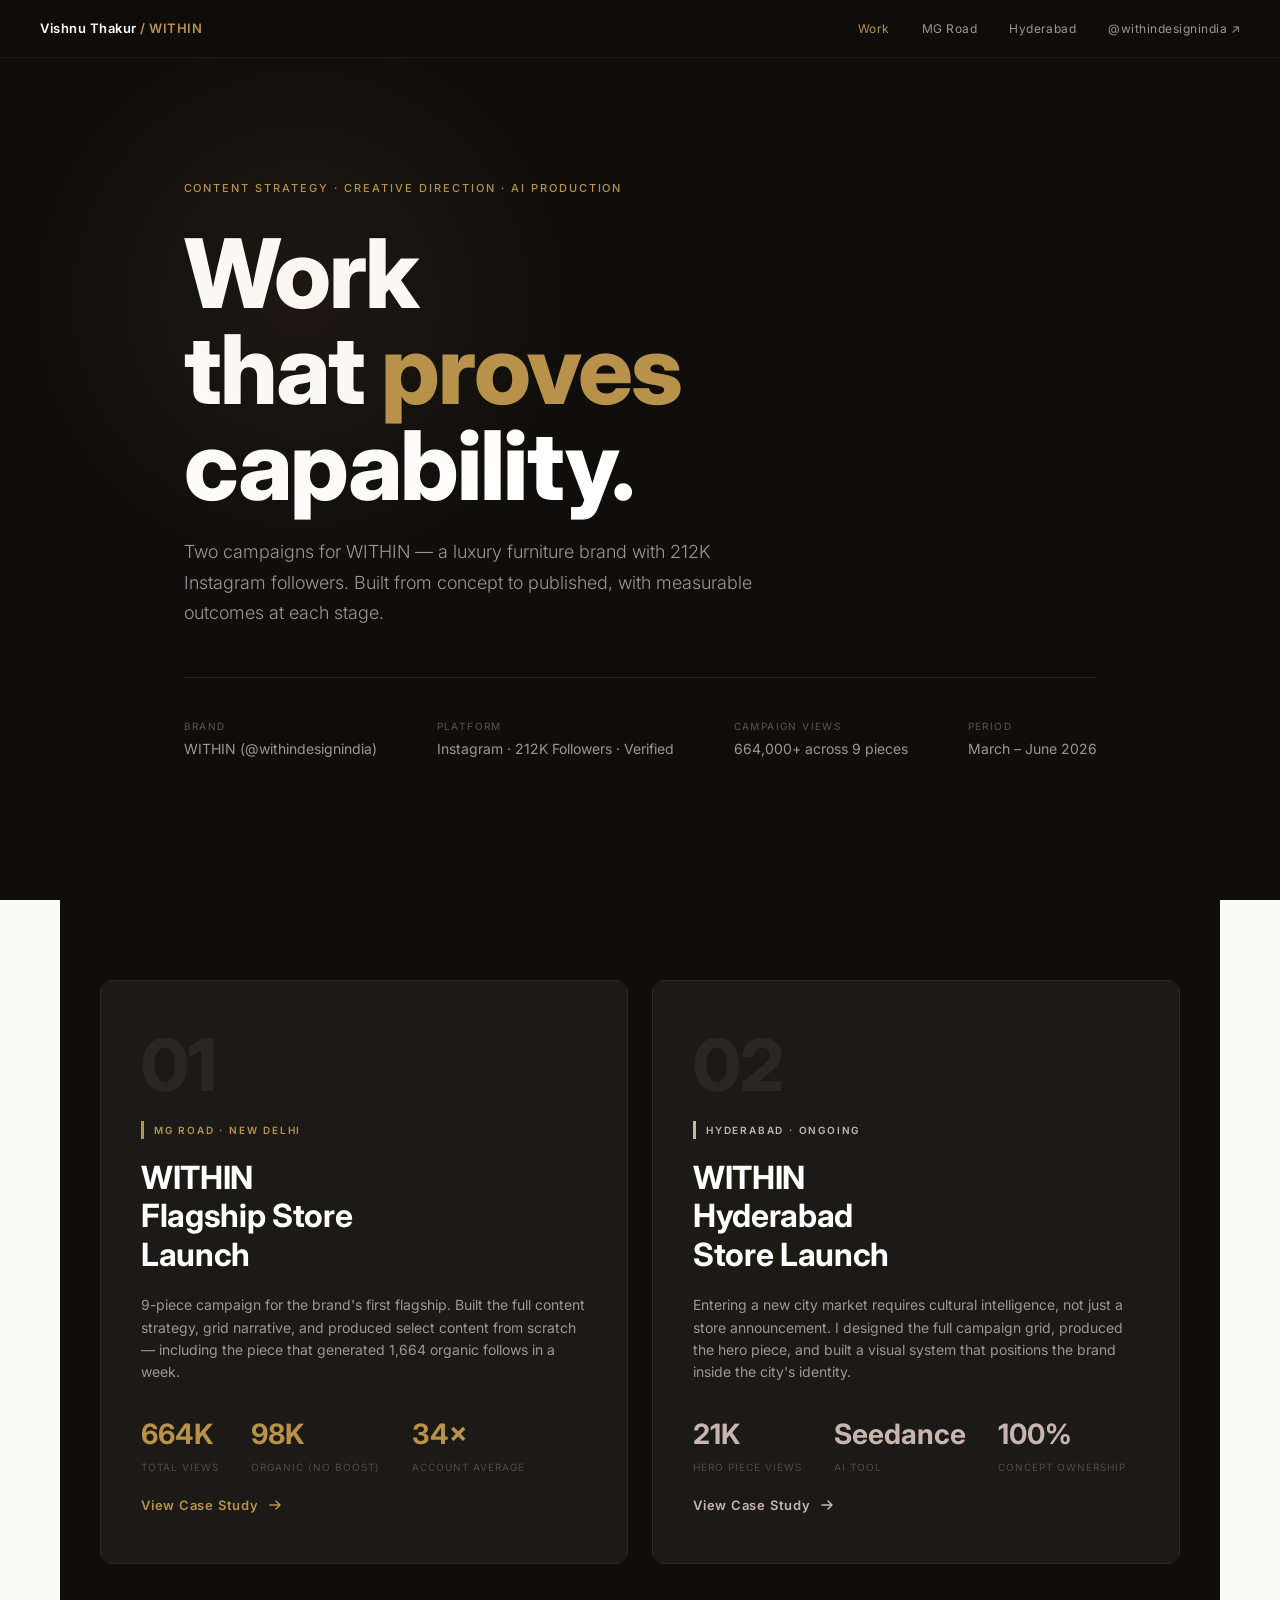
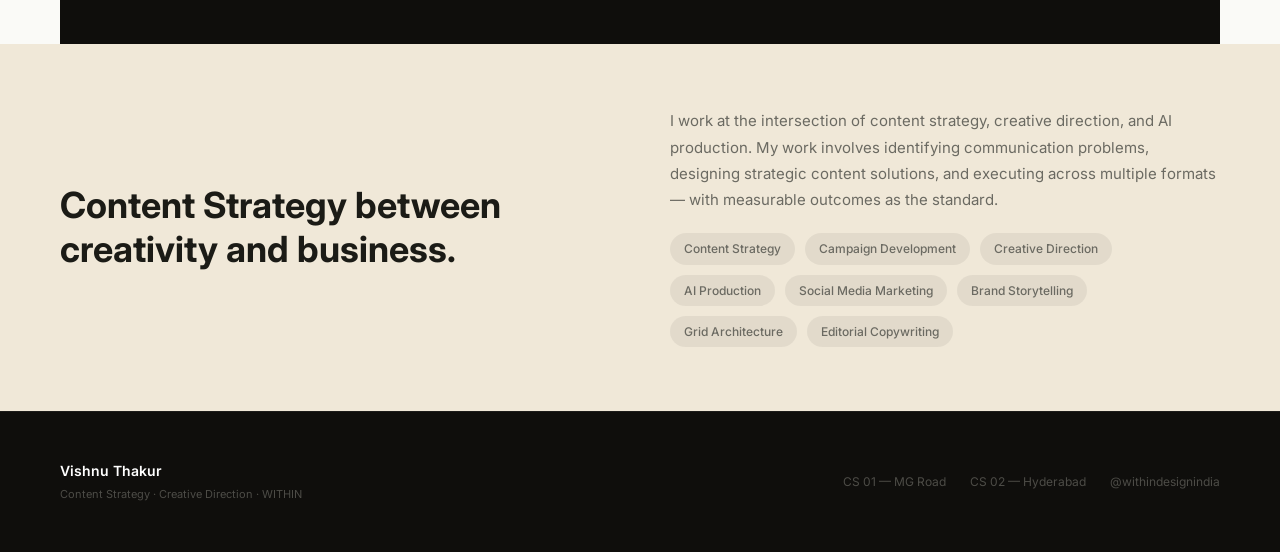
<file: index.html>
<!DOCTYPE html>
<html lang="en">
<head>
  <meta charset="UTF-8">
  <meta name="viewport" content="width=device-width, initial-scale=1.0">
  <title>Vishnu Thakur — Portfolio</title>
  <link rel="stylesheet" href="style.css">
  <meta property="og:title" content="Vishnu Thakur — Content Strategy & Creative Direction">
  <meta property="og:description" content="Portfolio of work at WITHIN. Two campaigns, 664K+ views, and one piece that outperformed account average by 34x.">
</head>
<body>

<nav>
  <div class="nav-brand">Vishnu Thakur <span>/ WITHIN</span></div>
  <div class="nav-links">
    <a href="index.html" class="active">Work</a>
    <a href="cs1_mgroad.html">MG Road</a>
    <a href="cs2_hyderabad.html">Hyderabad</a>
    <a href="https://www.instagram.com/withindesignindia/" target="_blank">@withindesignindia ↗</a>
  </div>
</nav>

<!-- HERO -->
<section class="hero">
  <div class="container">
    <p class="hero-eyebrow">CONTENT STRATEGY · CREATIVE DIRECTION · AI PRODUCTION</p>
    <h1 class="hero-name">Work<br>that <em>proves</em><br>capability.</h1>
    <p class="hero-desc">Two campaigns for WITHIN — a luxury furniture brand with 212K Instagram followers. Built from concept to published, with measurable outcomes at each stage.</p>
    <div class="hero-rule"></div>
    <div class="hero-meta">
      <div class="hero-meta-item">
        <div class="hero-meta-label">BRAND</div>
        <div class="hero-meta-value">WITHIN (@withindesignindia)</div>
      </div>
      <div class="hero-meta-item">
        <div class="hero-meta-label">PLATFORM</div>
        <div class="hero-meta-value">Instagram · 212K Followers · Verified</div>
      </div>
      <div class="hero-meta-item">
        <div class="hero-meta-label">CAMPAIGN VIEWS</div>
        <div class="hero-meta-value">664,000+ across 9 pieces</div>
      </div>
      <div class="hero-meta-item">
        <div class="hero-meta-label">PERIOD</div>
        <div class="hero-meta-value">March – June 2026</div>
      </div>
    </div>
  </div>
</section>

<!-- CASE STUDY CARDS -->
<div class="cs-grid" style="background:#0F0E0C;">
  <a href="cs1_mgroad.html" class="cs-card">
    <div class="cs-card-inner">
      <div class="cs-number">01</div>
      <div class="label">MG ROAD · NEW DELHI</div>
      <h2 class="cs-title">WITHIN<br>Flagship Store<br>Launch</h2>
      <p class="cs-sub">9-piece campaign for the brand's first flagship. Built the full content strategy, grid narrative, and produced select content from scratch — including the piece that generated 1,664 organic follows in a week.</p>
      <div class="cs-stats">
        <div>
          <div class="cs-stat-val">664K</div>
          <div class="cs-stat-lbl">TOTAL VIEWS</div>
        </div>
        <div>
          <div class="cs-stat-val">98K</div>
          <div class="cs-stat-lbl">ORGANIC (NO BOOST)</div>
        </div>
        <div>
          <div class="cs-stat-val">34×</div>
          <div class="cs-stat-lbl">ACCOUNT AVERAGE</div>
        </div>
      </div>
      <div class="cs-cta">
        View Case Study
        <svg width="16" height="16" viewBox="0 0 16 16" fill="none" xmlns="http://www.w3.org/2000/svg"><path d="M3 8H13M13 8L9 4M13 8L9 12" stroke="#B8924B" stroke-width="1.5" stroke-linecap="round" stroke-linejoin="round"/></svg>
      </div>
    </div>
  </a>

  <a href="cs2_hyderabad.html" class="cs-card">
    <div class="cs-card-inner rose-card">
      <div class="cs-number">02</div>
      <div class="label rose-label">HYDERABAD · ONGOING</div>
      <h2 class="cs-title">WITHIN<br>Hyderabad<br>Store Launch</h2>
      <p class="cs-sub">Entering a new city market requires cultural intelligence, not just a store announcement. I designed the full campaign grid, produced the hero piece, and built a visual system that positions the brand inside the city's identity.</p>
      <div class="cs-stats">
        <div>
          <div class="cs-stat-val rose">21K</div>
          <div class="cs-stat-lbl">HERO PIECE VIEWS</div>
        </div>
        <div>
          <div class="cs-stat-val rose">Seedance</div>
          <div class="cs-stat-lbl">AI TOOL</div>
        </div>
        <div>
          <div class="cs-stat-val rose">100%</div>
          <div class="cs-stat-lbl">CONCEPT OWNERSHIP</div>
        </div>
      </div>
      <div class="cs-cta rose-cta">
        View Case Study
        <svg width="16" height="16" viewBox="0 0 16 16" fill="none" xmlns="http://www.w3.org/2000/svg"><path d="M3 8H13M13 8L9 4M13 8L9 12" stroke="#C7B5B0" stroke-width="1.5" stroke-linecap="round" stroke-linejoin="round"/></svg>
      </div>
    </div>
  </a>
</div>

<!-- ABOUT STRIP -->
<div class="about-strip">
  <div class="about-inner">
    <div>
      <h2 class="about-title">Content Strategy between creativity and business.</h2>
    </div>
    <div>
      <p class="about-body">I work at the intersection of content strategy, creative direction, and AI production. My work involves identifying communication problems, designing strategic content solutions, and executing across multiple formats — with measurable outcomes as the standard.</p>
      <div class="discipline-list">
        <span class="discipline-tag">Content Strategy</span>
        <span class="discipline-tag">Campaign Development</span>
        <span class="discipline-tag">Creative Direction</span>
        <span class="discipline-tag">AI Production</span>
        <span class="discipline-tag">Social Media Marketing</span>
        <span class="discipline-tag">Brand Storytelling</span>
        <span class="discipline-tag">Grid Architecture</span>
        <span class="discipline-tag">Editorial Copywriting</span>
      </div>
    </div>
  </div>
</div>

<!-- FOOTER -->
<footer>
  <div class="footer-inner">
    <div>
      <div class="footer-name">Vishnu Thakur</div>
      <div class="footer-note">Content Strategy · Creative Direction · WITHIN</div>
    </div>
    <div class="footer-links">
      <a href="cs1_mgroad.html">CS 01 — MG Road</a>
      <a href="cs2_hyderabad.html">CS 02 — Hyderabad</a>
      <a href="https://www.instagram.com/withindesignindia/" target="_blank">@withindesignindia</a>
    </div>
  </div>
</footer>

</body>
</html>
</file>
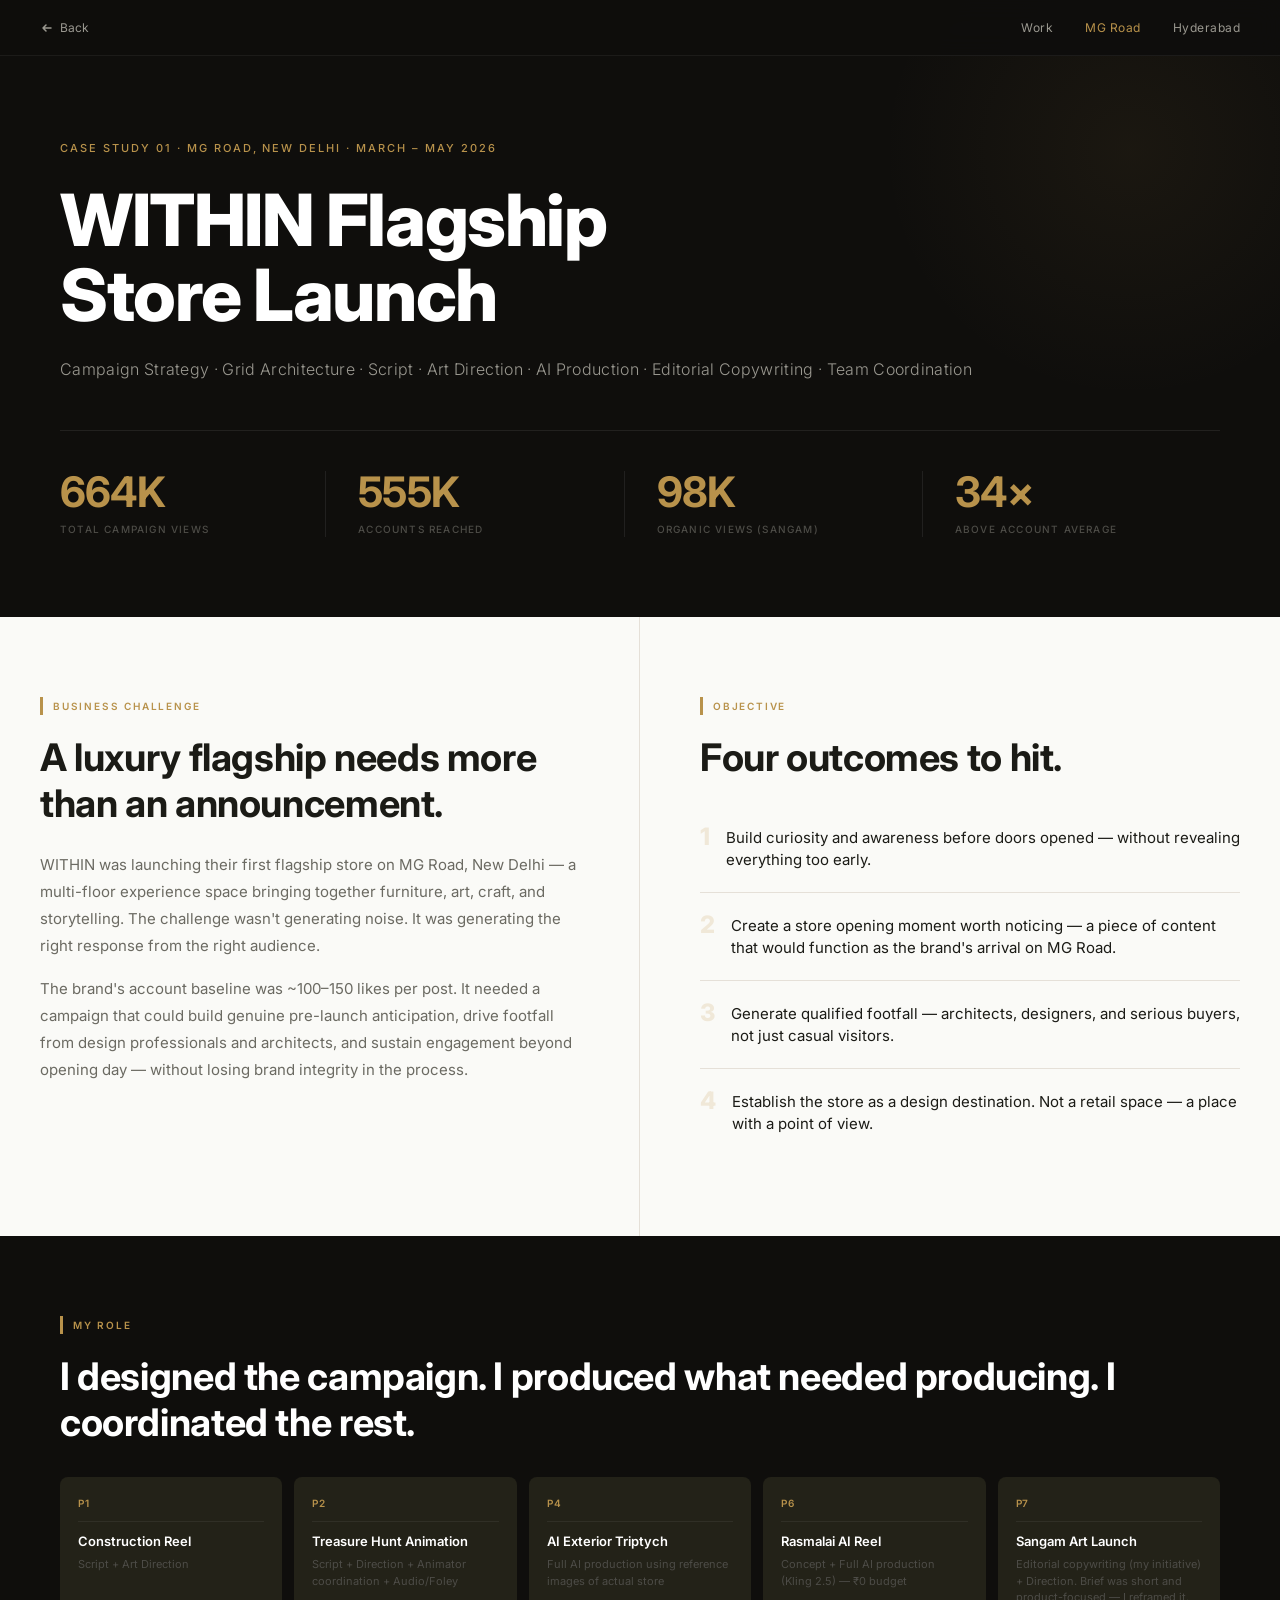
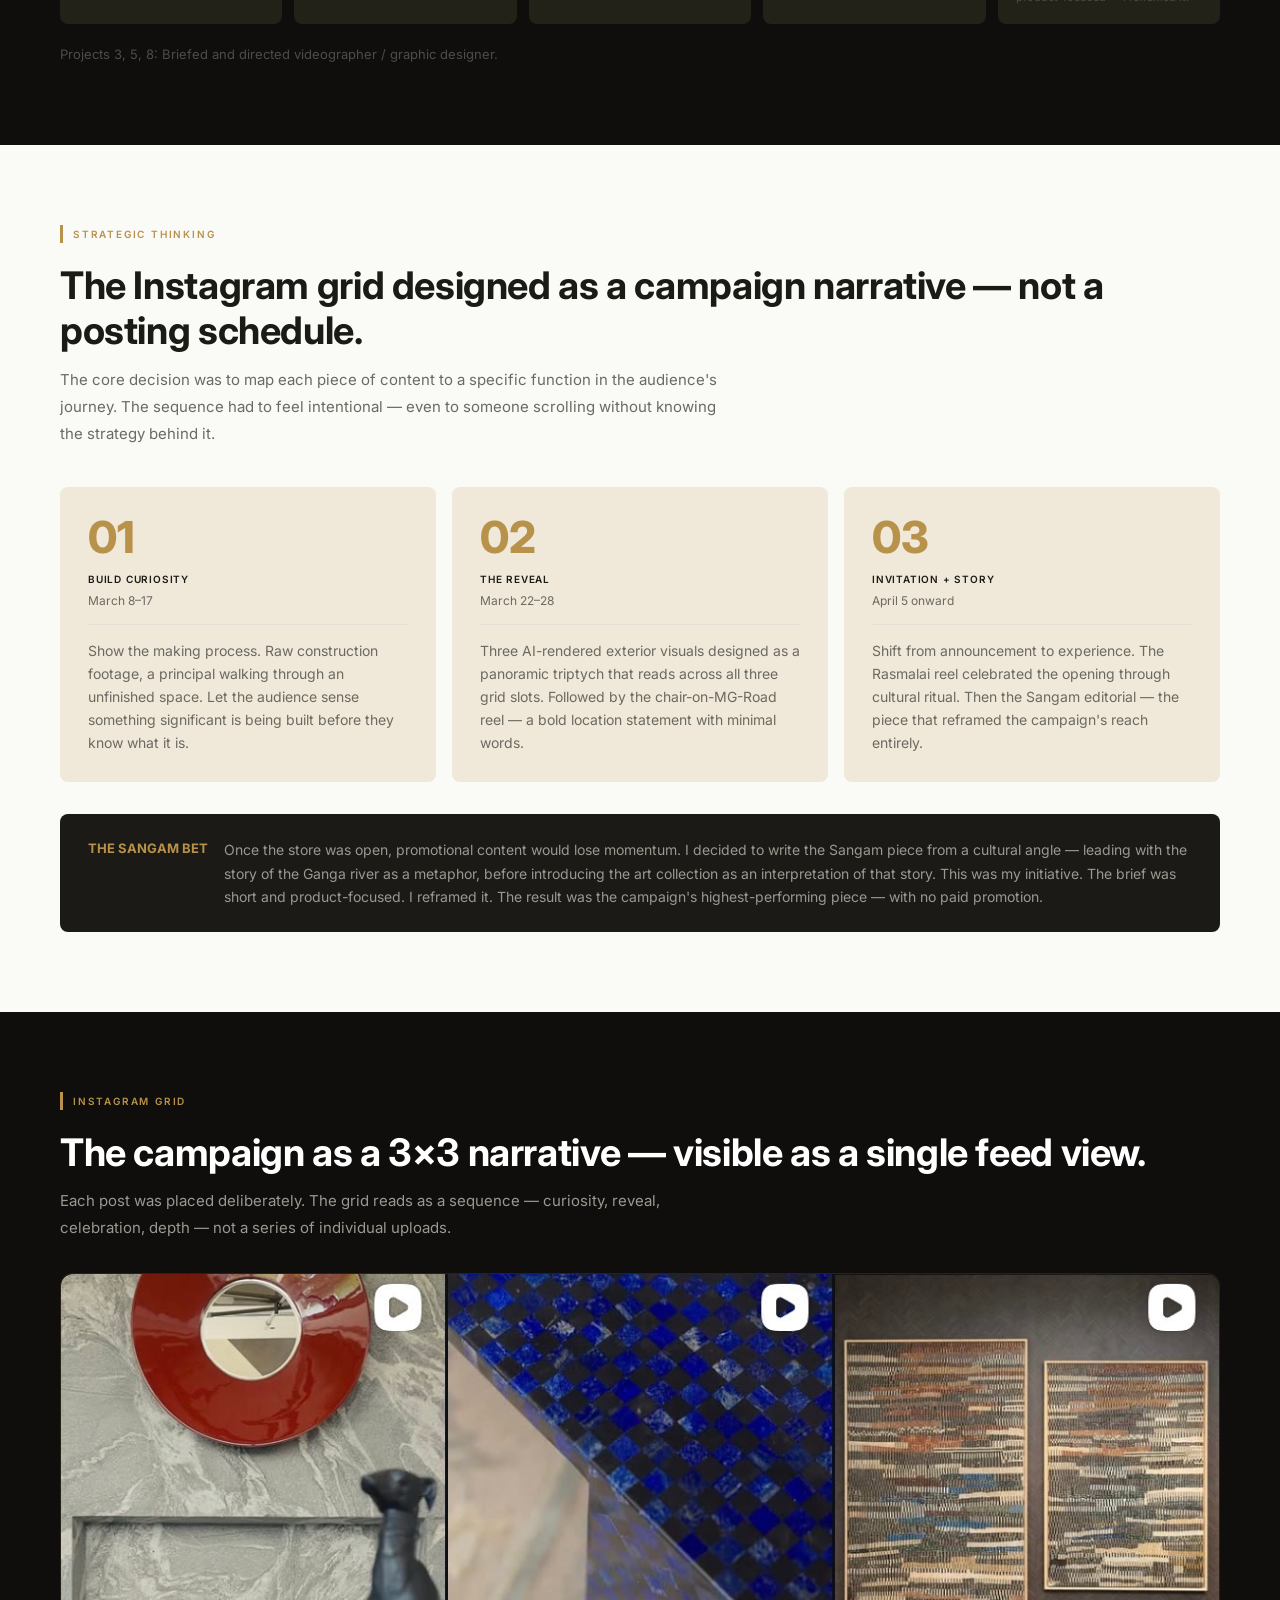
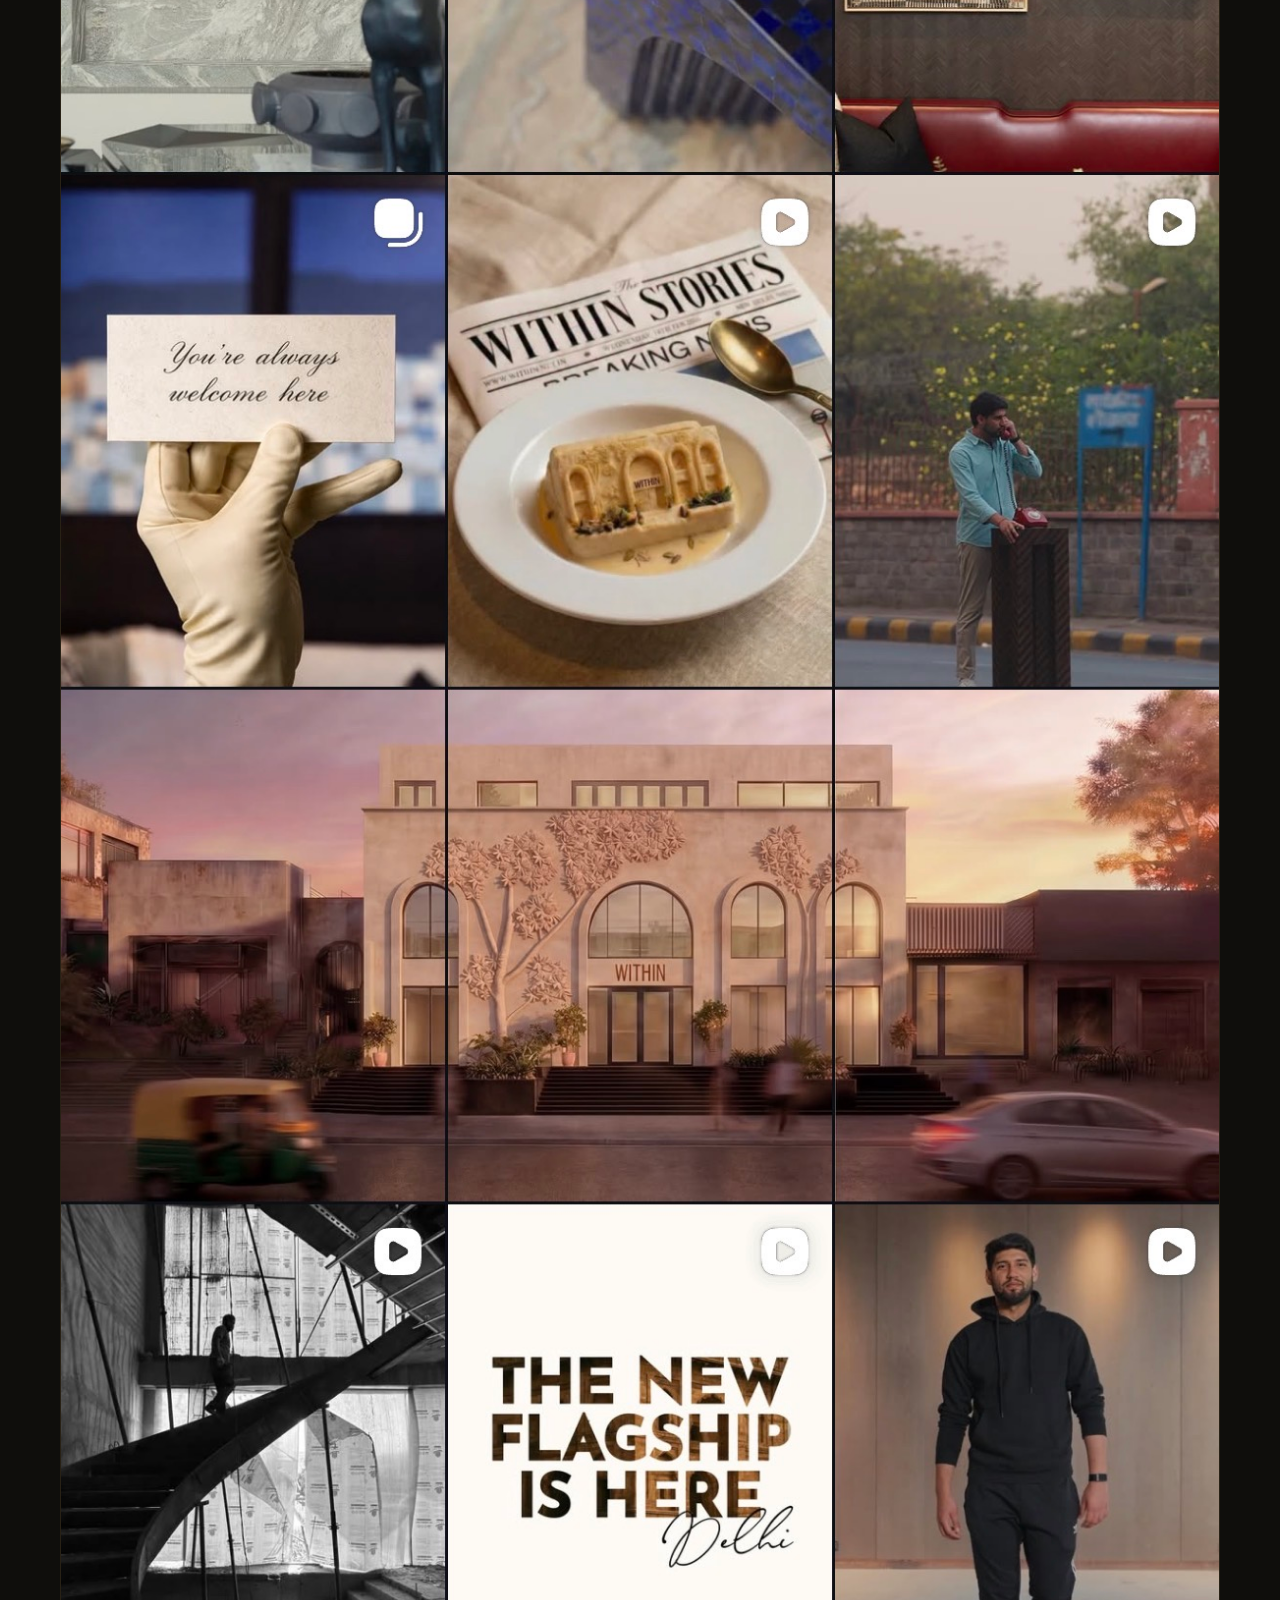
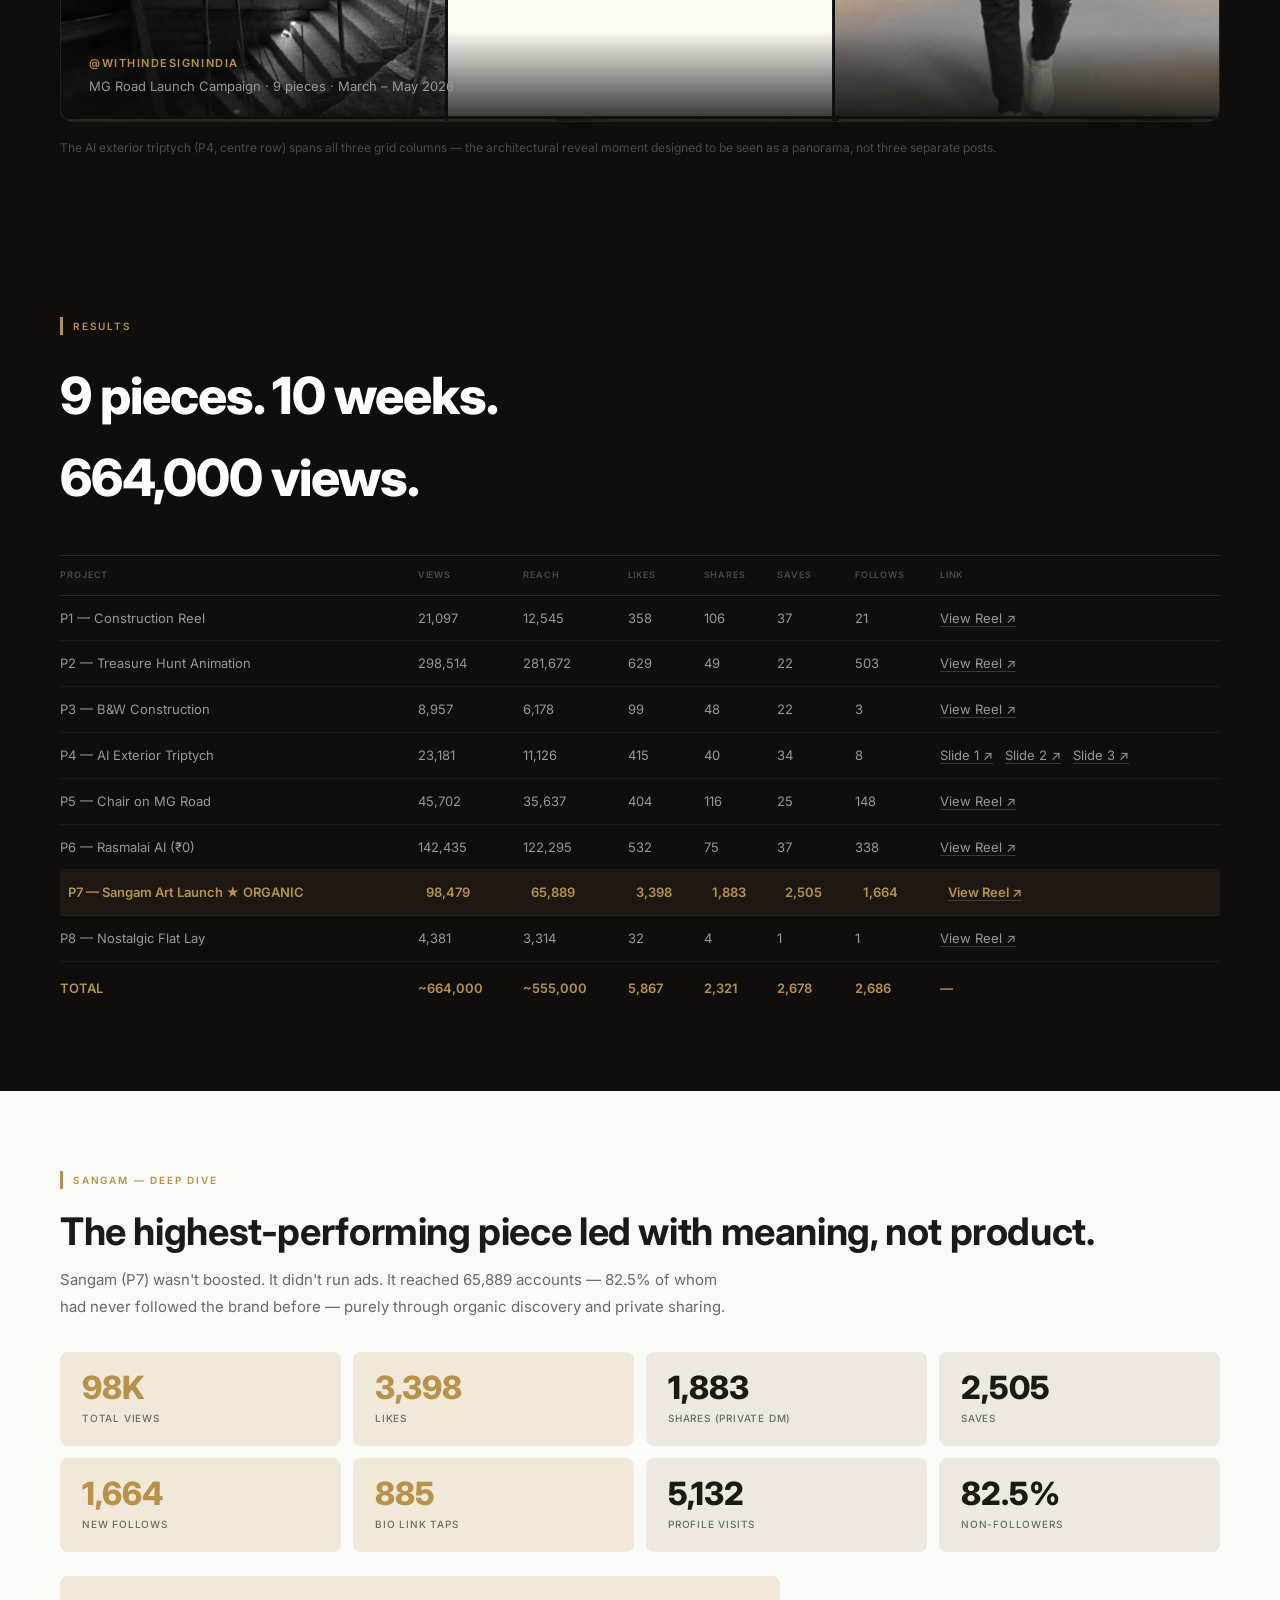
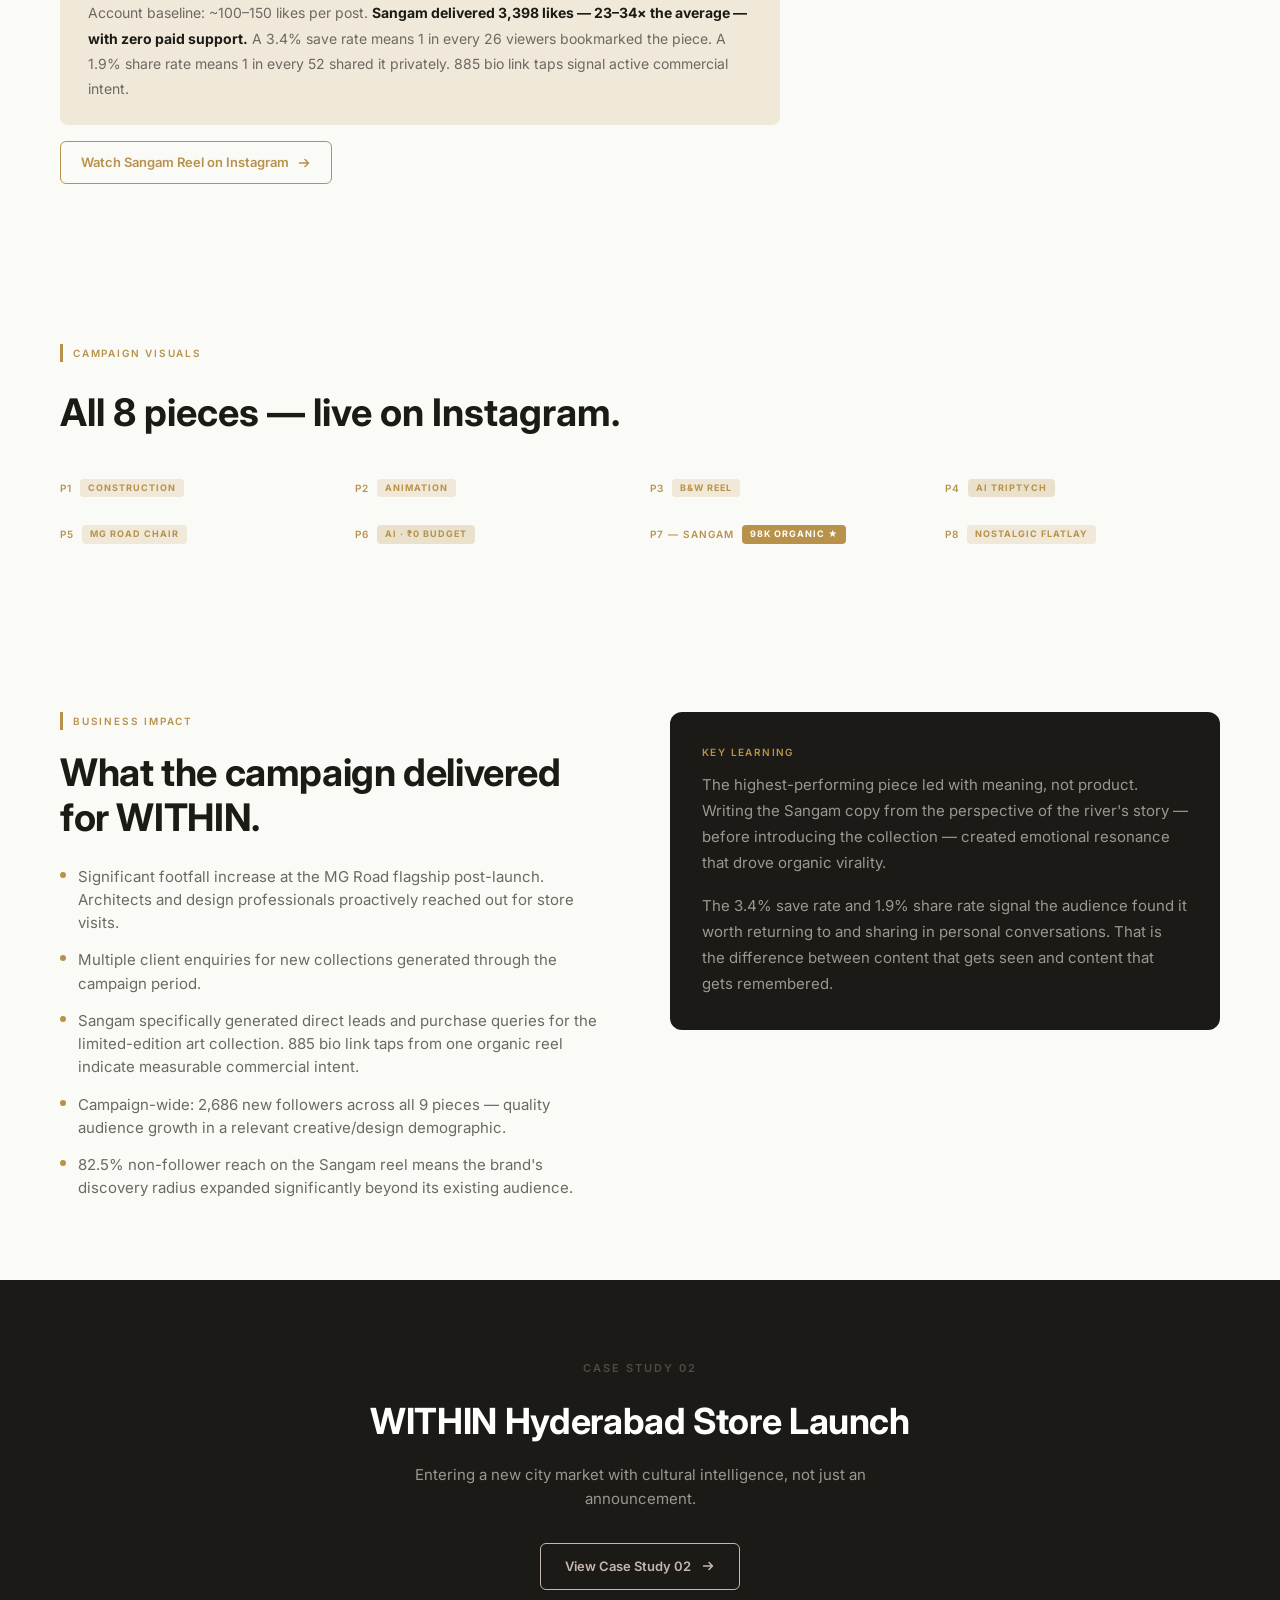
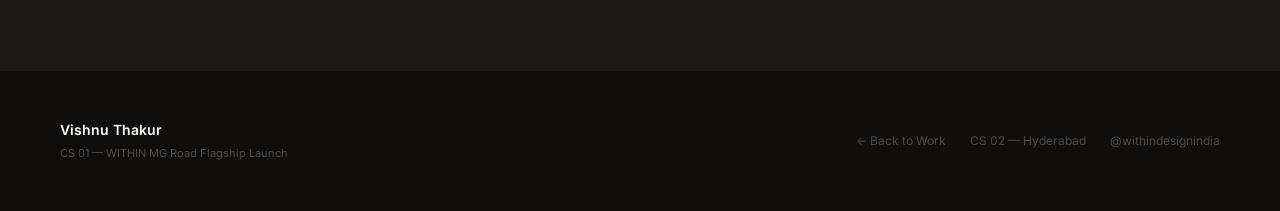
<file: cs1_mgroad.html>
<!DOCTYPE html>
<html lang="en">
<head>
  <meta charset="UTF-8">
  <meta name="viewport" content="width=device-width, initial-scale=1.0">
  <title>CS 01 — MG Road Flagship Launch · Vishnu Thakur</title>
  <link rel="stylesheet" href="style.css">
</head>
<body>

<!-- NAV -->
<nav>
  <a href="index.html" class="nav-back">
    <svg width="14" height="14" viewBox="0 0 14 14" fill="none"><path d="M11 7H3M3 7L6 4M3 7L6 10" stroke="#9A9890" stroke-width="1.5" stroke-linecap="round" stroke-linejoin="round"/></svg>
    Back
  </a>
  <div class="nav-links">
    <a href="index.html">Work</a>
    <a href="cs1_mgroad.html" class="active">MG Road</a>
    <a href="cs2_hyderabad.html">Hyderabad</a>
  </div>
</nav>

<!-- HERO -->
<section class="cs-hero">
  <div class="cs-hero-inner">
    <p class="cs-hero-eyebrow">CASE STUDY 01 · MG ROAD, NEW DELHI · MARCH – MAY 2026</p>
    <h1 class="cs-hero-title">WITHIN Flagship<br>Store Launch</h1>
    <p class="cs-hero-roles">Campaign Strategy · Grid Architecture · Script · Art Direction · AI Production · Editorial Copywriting · Team Coordination</p>
    <div class="cs-hero-rule"></div>
    <div class="stats-row">
      <div class="stat-item">
        <div class="stat-big">664K</div>
        <div class="stat-small">TOTAL CAMPAIGN VIEWS</div>
      </div>
      <div class="stat-item">
        <div class="stat-big">555K</div>
        <div class="stat-small">ACCOUNTS REACHED</div>
      </div>
      <div class="stat-item">
        <div class="stat-big">98K</div>
        <div class="stat-small">ORGANIC VIEWS (SANGAM)</div>
      </div>
      <div class="stat-item">
        <div class="stat-big">34×</div>
        <div class="stat-small">ABOVE ACCOUNT AVERAGE</div>
      </div>
    </div>
  </div>
</section>

<!-- CHALLENGE + OBJECTIVE -->
<div class="two-col" style="background:#FAFAF7; max-width:100%;">
  <div class="col-left">
    <div class="label">BUSINESS CHALLENGE</div>
    <h2 class="section-title">A luxury flagship needs more than an announcement.</h2>
    <p class="section-body">WITHIN was launching their first flagship store on MG Road, New Delhi — a multi-floor experience space bringing together furniture, art, craft, and storytelling. The challenge wasn't generating noise. It was generating the right response from the right audience.</p>
    <p class="section-body" style="margin-top:16px;">The brand's account baseline was ~100–150 likes per post. It needed a campaign that could build genuine pre-launch anticipation, drive footfall from design professionals and architects, and sustain engagement beyond opening day — without losing brand integrity in the process.</p>
  </div>
  <div class="col-right">
    <div class="label">OBJECTIVE</div>
    <h2 class="section-title">Four outcomes to hit.</h2>
    <div class="obj-list">
      <div class="obj-item">
        <div class="obj-num">1</div>
        <div class="obj-text">Build curiosity and awareness before doors opened — without revealing everything too early.</div>
      </div>
      <div class="obj-item">
        <div class="obj-num">2</div>
        <div class="obj-text">Create a store opening moment worth noticing — a piece of content that would function as the brand's arrival on MG Road.</div>
      </div>
      <div class="obj-item">
        <div class="obj-num">3</div>
        <div class="obj-text">Generate qualified footfall — architects, designers, and serious buyers, not just casual visitors.</div>
      </div>
      <div class="obj-item">
        <div class="obj-num">4</div>
        <div class="obj-text">Establish the store as a design destination. Not a retail space — a place with a point of view.</div>
      </div>
    </div>
  </div>
</div>

<!-- MY ROLE -->
<section class="dark" style="padding: 80px 40px;">
  <div style="max-width:1160px; margin:0 auto;">
    <div class="label" style="color:var(--gold);">MY ROLE</div>
    <h2 class="section-title wh" style="margin-top:20px; margin-bottom:32px;">I designed the campaign. I produced what needed producing. I coordinated the rest.</h2>
    <div class="role-grid">
      <div class="role-card">
        <div class="role-tag">P1</div>
        <div class="role-sep"></div>
        <div class="role-name">Construction Reel</div>
        <div class="role-sub">Script + Art Direction</div>
      </div>
      <div class="role-card">
        <div class="role-tag">P2</div>
        <div class="role-sep"></div>
        <div class="role-name">Treasure Hunt Animation</div>
        <div class="role-sub">Script + Direction + Animator coordination + Audio/Foley</div>
      </div>
      <div class="role-card">
        <div class="role-tag">P4</div>
        <div class="role-sep"></div>
        <div class="role-name">AI Exterior Triptych</div>
        <div class="role-sub">Full AI production using reference images of actual store</div>
      </div>
      <div class="role-card">
        <div class="role-tag">P6</div>
        <div class="role-sep"></div>
        <div class="role-name">Rasmalai AI Reel</div>
        <div class="role-sub">Concept + Full AI production (Kling 2.5) — ₹0 budget</div>
      </div>
      <div class="role-card">
        <div class="role-tag">P7</div>
        <div class="role-sep"></div>
        <div class="role-name">Sangam Art Launch</div>
        <div class="role-sub">Editorial copywriting (my initiative) + Direction. Brief was short and product-focused — I reframed it.</div>
      </div>
    </div>
    <p style="font-size:13px; color:var(--wh30); margin-top:20px;">Projects 3, 5, 8: Briefed and directed videographer / graphic designer.</p>
  </div>
</section>

<!-- STRATEGIC THINKING -->
<section class="light" style="padding: 80px 40px;">
  <div style="max-width:1160px; margin:0 auto;">
    <div class="label">STRATEGIC THINKING</div>
    <h2 class="section-title" style="margin-top:20px; margin-bottom:12px;">The Instagram grid designed as a campaign narrative — not a posting schedule.</h2>
    <p class="section-body" style="max-width:680px; margin-bottom:40px;">The core decision was to map each piece of content to a specific function in the audience's journey. The sequence had to feel intentional — even to someone scrolling without knowing the strategy behind it.</p>
    <div class="phases-grid">
      <div class="phase-card">
        <div class="phase-num">01</div>
        <div class="phase-name">BUILD CURIOSITY</div>
        <div class="phase-date">March 8–17</div>
        <div class="phase-rule"></div>
        <div class="phase-body">Show the making process. Raw construction footage, a principal walking through an unfinished space. Let the audience sense something significant is being built before they know what it is.</div>
      </div>
      <div class="phase-card">
        <div class="phase-num">02</div>
        <div class="phase-name">THE REVEAL</div>
        <div class="phase-date">March 22–28</div>
        <div class="phase-rule"></div>
        <div class="phase-body">Three AI-rendered exterior visuals designed as a panoramic triptych that reads across all three grid slots. Followed by the chair-on-MG-Road reel — a bold location statement with minimal words.</div>
      </div>
      <div class="phase-card">
        <div class="phase-num">03</div>
        <div class="phase-name">INVITATION + STORY</div>
        <div class="phase-date">April 5 onward</div>
        <div class="phase-rule"></div>
        <div class="phase-body">Shift from announcement to experience. The Rasmalai reel celebrated the opening through cultural ritual. Then the Sangam editorial — the piece that reframed the campaign's reach entirely.</div>
      </div>
    </div>

    <div class="sangam-callout" style="margin-top:32px;">
      <div class="callout-label">THE SANGAM BET</div>
      <div class="callout-text">Once the store was open, promotional content would lose momentum. I decided to write the Sangam piece from a cultural angle — leading with the story of the Ganga river as a metaphor, before introducing the art collection as an interpretation of that story. This was my initiative. The brief was short and product-focused. I reframed it. The result was the campaign's highest-performing piece — with no paid promotion.</div>
    </div>
  </div>
</section>

<!-- INSTAGRAM GRID VIEW -->
<section style="background:var(--dark); padding: 80px 40px;">
  <div style="max-width:1160px; margin:0 auto;">
    <div class="label" style="color:var(--gold);">INSTAGRAM GRID</div>
    <h2 class="section-title wh" style="margin-top:20px; margin-bottom:12px;">The campaign as a 3×3 narrative — visible as a single feed view.</h2>
    <p class="section-body wh" style="max-width:680px; margin-bottom:32px;">Each post was placed deliberately. The grid reads as a sequence — curiosity, reveal, celebration, depth — not a series of individual uploads.</p>
    <div style="position:relative; border-radius:12px; overflow:hidden; border:1px solid rgba(184,146,75,0.15);">
      <img src="images/grid_mgroad.jpg" alt="MG Road campaign Instagram grid showing 9-piece narrative" style="width:100%; display:block; border-radius:12px;">
      <div style="position:absolute; bottom:0; left:0; right:0; background:linear-gradient(transparent, rgba(15,14,12,0.85)); padding:24px 28px;">
        <p style="font-size:11px; font-weight:600; color:var(--gold); letter-spacing:0.14em; margin-bottom:4px;">@WITHINDESIGNINDIA</p>
        <p style="font-size:13px; color:var(--wh60);">MG Road Launch Campaign · 9 pieces · March – May 2026</p>
      </div>
    </div>
    <p style="font-size:12px; color:var(--wh30); margin-top:16px;">The AI exterior triptych (P4, centre row) spans all three grid columns — the architectural reveal moment designed to be seen as a panorama, not three separate posts.</p>
  </div>
</section>

<!-- RESULTS TABLE -->
<section class="results-section">
  <div class="results-inner">
    <div class="label" style="color:var(--gold);">RESULTS</div>
    <h2 class="results-title">9 pieces. 10 weeks.<br>664,000 views.</h2>
    <table class="results-table">
      <thead>
        <tr>
          <th>PROJECT</th>
          <th>VIEWS</th>
          <th>REACH</th>
          <th>LIKES</th>
          <th>SHARES</th>
          <th>SAVES</th>
          <th>FOLLOWS</th>
          <th>LINK</th>
        </tr>
      </thead>
      <tbody>
        <tr>
          <td>P1 — Construction Reel</td>
          <td>21,097</td>
          <td>12,545</td>
          <td>358</td>
          <td>106</td>
          <td>37</td>
          <td>21</td>
          <td><a href="https://www.instagram.com/reel/DVni7glgEg1/" target="_blank">View Reel ↗</a></td>
        </tr>
        <tr>
          <td>P2 — Treasure Hunt Animation</td>
          <td>298,514</td>
          <td>281,672</td>
          <td>629</td>
          <td>49</td>
          <td>22</td>
          <td>503</td>
          <td><a href="https://www.instagram.com/reel/DV3dgtsCQ7j/" target="_blank">View Reel ↗</a></td>
        </tr>
        <tr>
          <td>P3 — B&amp;W Construction</td>
          <td>8,957</td>
          <td>6,178</td>
          <td>99</td>
          <td>48</td>
          <td>22</td>
          <td>3</td>
          <td><a href="https://www.instagram.com/reel/DV-HUFXk-X1/" target="_blank">View Reel ↗</a></td>
        </tr>
        <tr>
          <td>P4 — AI Exterior Triptych</td>
          <td>23,181</td>
          <td>11,126</td>
          <td>415</td>
          <td>40</td>
          <td>34</td>
          <td>8</td>
          <td>
            <a href="https://www.instagram.com/p/DWLjaLLgFnv/" target="_blank">Slide 1 ↗</a> &nbsp;
            <a href="https://www.instagram.com/p/DWLjeWiANXj/" target="_blank">Slide 2 ↗</a> &nbsp;
            <a href="https://www.instagram.com/p/DWLjhaAgJu3/" target="_blank">Slide 3 ↗</a>
          </td>
        </tr>
        <tr>
          <td>P5 — Chair on MG Road</td>
          <td>45,702</td>
          <td>35,637</td>
          <td>404</td>
          <td>116</td>
          <td>25</td>
          <td>148</td>
          <td><a href="https://www.instagram.com/reel/DWbgYFxgLWz/" target="_blank">View Reel ↗</a></td>
        </tr>
        <tr>
          <td>P6 — Rasmalai AI (₹0)</td>
          <td>142,435</td>
          <td>122,295</td>
          <td>532</td>
          <td>75</td>
          <td>37</td>
          <td>338</td>
          <td><a href="https://www.instagram.com/reel/DWve4jhAHPQ/" target="_blank">View Reel ↗</a></td>
        </tr>
        <tr class="sangam">
          <td>P7 — Sangam Art Launch ★ ORGANIC</td>
          <td>98,479</td>
          <td>65,889</td>
          <td>3,398</td>
          <td>1,883</td>
          <td>2,505</td>
          <td>1,664</td>
          <td><a href="https://www.instagram.com/reel/DXRmqK6gDru/" target="_blank" style="color:var(--gold)">View Reel ↗</a></td>
        </tr>
        <tr>
          <td>P8 — Nostalgic Flat Lay</td>
          <td>4,381</td>
          <td>3,314</td>
          <td>32</td>
          <td>4</td>
          <td>1</td>
          <td>1</td>
          <td><a href="https://www.instagram.com/reel/DX_7qBUDzfw/" target="_blank">View Reel ↗</a></td>
        </tr>
        <tr class="totals">
          <td>TOTAL</td>
          <td>~664,000</td>
          <td>~555,000</td>
          <td>5,867</td>
          <td>2,321</td>
          <td>2,678</td>
          <td>2,686</td>
          <td>—</td>
        </tr>
      </tbody>
    </table>
  </div>
</section>

<!-- SANGAM DEEP DIVE -->
<section class="light" style="padding: 80px 40px;">
  <div style="max-width:1160px; margin:0 auto;">
    <div class="label">SANGAM — DEEP DIVE</div>
    <h2 class="section-title" style="margin-top:20px; margin-bottom:12px;">The highest-performing piece led with meaning, not product.</h2>
    <p class="section-body" style="max-width:680px; margin-bottom:32px;">Sangam (P7) wasn't boosted. It didn't run ads. It reached 65,889 accounts — 82.5% of whom had never followed the brand before — purely through organic discovery and private sharing.</p>
    <div class="sangam-stats-grid">
      <div class="sangam-stat">
        <div class="sangam-val">98K</div>
        <div class="sangam-lbl">TOTAL VIEWS</div>
      </div>
      <div class="sangam-stat">
        <div class="sangam-val">3,398</div>
        <div class="sangam-lbl">LIKES</div>
      </div>
      <div class="sangam-stat alt">
        <div class="sangam-val">1,883</div>
        <div class="sangam-lbl">SHARES (PRIVATE DM)</div>
      </div>
      <div class="sangam-stat alt">
        <div class="sangam-val">2,505</div>
        <div class="sangam-lbl">SAVES</div>
      </div>
      <div class="sangam-stat">
        <div class="sangam-val">1,664</div>
        <div class="sangam-lbl">NEW FOLLOWS</div>
      </div>
      <div class="sangam-stat">
        <div class="sangam-val">885</div>
        <div class="sangam-lbl">BIO LINK TAPS</div>
      </div>
      <div class="sangam-stat alt">
        <div class="sangam-val">5,132</div>
        <div class="sangam-lbl">PROFILE VISITS</div>
      </div>
      <div class="sangam-stat alt">
        <div class="sangam-val">82.5%</div>
        <div class="sangam-lbl">NON-FOLLOWERS</div>
      </div>
    </div>
    <div style="margin-top:24px; padding:24px 28px; background:var(--goldl); border-radius:8px; max-width:720px;">
      <p style="font-size:14px; color:var(--sub); line-height:1.8;">Account baseline: ~100–150 likes per post. <strong style="color:var(--txt);">Sangam delivered 3,398 likes — 23–34× the average — with zero paid support.</strong> A 3.4% save rate means 1 in every 26 viewers bookmarked the piece. A 1.9% share rate means 1 in every 52 shared it privately. 885 bio link taps signal active commercial intent.</p>
    </div>
    <div style="margin-top:16px;">
      <a href="https://www.instagram.com/reel/DXRmqK6gDru/" target="_blank" style="display:inline-flex; align-items:center; gap:8px; font-size:13px; font-weight:600; color:var(--gold); border:1px solid var(--gold); padding:10px 20px; border-radius:6px; transition: background 0.2s;" onmouseover="this.style.background='rgba(184,146,75,0.08)'" onmouseout="this.style.background='transparent'">
        Watch Sangam Reel on Instagram
        <svg width="14" height="14" viewBox="0 0 14 14" fill="none"><path d="M2.5 7H11.5M11.5 7L8 3.5M11.5 7L8 10.5" stroke="#B8924B" stroke-width="1.5" stroke-linecap="round" stroke-linejoin="round"/></svg>
      </a>
    </div>
  </div>
</section>

<!-- CAMPAIGN VISUALS EMBEDS -->
<section class="embeds-section">
  <div class="embeds-inner">
    <div class="label">CAMPAIGN VISUALS</div>
    <h2 class="embeds-title">All 8 pieces — live on Instagram.</h2>

    <!-- Row 1: P1, P2, P3, P4 -->
    <div class="embeds-grid" style="margin-bottom:20px;">
      <div class="embed-item">
        <div class="embed-label">P1 <span class="badge">CONSTRUCTION</span></div>
        <div class="embed-wrap">
          <blockquote class="instagram-media" data-instgrm-captioned data-instgrm-permalink="https://www.instagram.com/reel/DVni7glgEg1/" data-instgrm-version="14" style="background:#FFF; border:0; border-radius:3px; box-shadow:0 0 1px 0 rgba(0,0,0,0.5),0 1px 10px 0 rgba(0,0,0,0.15); margin:0; padding:0; width:100%;"></blockquote>
        </div>
      </div>
      <div class="embed-item">
        <div class="embed-label">P2 <span class="badge">ANIMATION</span></div>
        <div class="embed-wrap">
          <blockquote class="instagram-media" data-instgrm-captioned data-instgrm-permalink="https://www.instagram.com/reel/DV3dgtsCQ7j/" data-instgrm-version="14" style="background:#FFF; border:0; border-radius:3px; box-shadow:0 0 1px 0 rgba(0,0,0,0.5),0 1px 10px 0 rgba(0,0,0,0.15); margin:0; padding:0; width:100%;"></blockquote>
        </div>
      </div>
      <div class="embed-item">
        <div class="embed-label">P3 <span class="badge">B&W REEL</span></div>
        <div class="embed-wrap">
          <blockquote class="instagram-media" data-instgrm-captioned data-instgrm-permalink="https://www.instagram.com/reel/DV-HUFXk-X1/" data-instgrm-version="14" style="background:#FFF; border:0; border-radius:3px; box-shadow:0 0 1px 0 rgba(0,0,0,0.5),0 1px 10px 0 rgba(0,0,0,0.15); margin:0; padding:0; width:100%;"></blockquote>
        </div>
      </div>
      <div class="embed-item">
        <div class="embed-label">P4 <span class="badge organic">AI TRIPTYCH</span></div>
        <div class="embed-wrap">
          <blockquote class="instagram-media" data-instgrm-captioned data-instgrm-permalink="https://www.instagram.com/p/DWLjaLLgFnv/" data-instgrm-version="14" style="background:#FFF; border:0; border-radius:3px; box-shadow:0 0 1px 0 rgba(0,0,0,0.5),0 1px 10px 0 rgba(0,0,0,0.15); margin:0; padding:0; width:100%;"></blockquote>
        </div>
      </div>
    </div>

    <!-- Row 2: P5, P6, P7, P8 -->
    <div class="embeds-grid">
      <div class="embed-item">
        <div class="embed-label">P5 <span class="badge">MG ROAD CHAIR</span></div>
        <div class="embed-wrap">
          <blockquote class="instagram-media" data-instgrm-captioned data-instgrm-permalink="https://www.instagram.com/reel/DWbgYFxgLWz/" data-instgrm-version="14" style="background:#FFF; border:0; border-radius:3px; box-shadow:0 0 1px 0 rgba(0,0,0,0.5),0 1px 10px 0 rgba(0,0,0,0.15); margin:0; padding:0; width:100%;"></blockquote>
        </div>
      </div>
      <div class="embed-item">
        <div class="embed-label">P6 <span class="badge organic">AI · ₹0 BUDGET</span></div>
        <div class="embed-wrap">
          <blockquote class="instagram-media" data-instgrm-captioned data-instgrm-permalink="https://www.instagram.com/reel/DWve4jhAHPQ/" data-instgrm-version="14" style="background:#FFF; border:0; border-radius:3px; box-shadow:0 0 1px 0 rgba(0,0,0,0.5),0 1px 10px 0 rgba(0,0,0,0.15); margin:0; padding:0; width:100%;"></blockquote>
        </div>
      </div>
      <div class="embed-item">
        <div class="embed-label">P7 — SANGAM <span class="badge" style="background:#B8924B; color:#fff;">98K ORGANIC ★</span></div>
        <div class="embed-wrap">
          <blockquote class="instagram-media" data-instgrm-captioned data-instgrm-permalink="https://www.instagram.com/reel/DXRmqK6gDru/" data-instgrm-version="14" style="background:#FFF; border:0; border-radius:3px; box-shadow:0 0 1px 0 rgba(0,0,0,0.5),0 1px 10px 0 rgba(0,0,0,0.15); margin:0; padding:0; width:100%;"></blockquote>
        </div>
      </div>
      <div class="embed-item">
        <div class="embed-label">P8 <span class="badge">NOSTALGIC FLATLAY</span></div>
        <div class="embed-wrap">
          <blockquote class="instagram-media" data-instgrm-captioned data-instgrm-permalink="https://www.instagram.com/reel/DX_7qBUDzfw/" data-instgrm-version="14" style="background:#FFF; border:0; border-radius:3px; box-shadow:0 0 1px 0 rgba(0,0,0,0.5),0 1px 10px 0 rgba(0,0,0,0.15); margin:0; padding:0; width:100%;"></blockquote>
        </div>
      </div>
    </div>
  </div>
</section>

<!-- BUSINESS IMPACT + KEY LEARNING -->
<div class="impact-section">
  <div class="impact-inner">
    <div>
      <div class="label">BUSINESS IMPACT</div>
      <h2 class="section-title" style="margin-top:20px;">What the campaign delivered for WITHIN.</h2>
      <div class="impact-list">
        <div class="impact-item"><div class="impact-dot"></div><div>Significant footfall increase at the MG Road flagship post-launch. Architects and design professionals proactively reached out for store visits.</div></div>
        <div class="impact-item"><div class="impact-dot"></div><div>Multiple client enquiries for new collections generated through the campaign period.</div></div>
        <div class="impact-item"><div class="impact-dot"></div><div>Sangam specifically generated direct leads and purchase queries for the limited-edition art collection. 885 bio link taps from one organic reel indicate measurable commercial intent.</div></div>
        <div class="impact-item"><div class="impact-dot"></div><div>Campaign-wide: 2,686 new followers across all 9 pieces — quality audience growth in a relevant creative/design demographic.</div></div>
        <div class="impact-item"><div class="impact-dot"></div><div>82.5% non-follower reach on the Sangam reel means the brand's discovery radius expanded significantly beyond its existing audience.</div></div>
      </div>
    </div>
    <div>
      <div class="learning-card">
        <div class="learning-label">KEY LEARNING</div>
        <p class="learning-text">The highest-performing piece led with meaning, not product. Writing the Sangam copy from the perspective of the river's story — before introducing the collection — created emotional resonance that drove organic virality.</p>
        <p class="learning-text" style="margin-top:16px;">The 3.4% save rate and 1.9% share rate signal the audience found it worth returning to and sharing in personal conversations. That is the difference between content that gets seen and content that gets remembered.</p>
      </div>
    </div>
  </div>
</div>

<!-- NEXT CASE STUDY CTA -->
<div style="background:var(--dp); padding:80px 40px; text-align:center;">
  <p style="font-size:11px; font-weight:600; color:var(--wh30); letter-spacing:0.18em; margin-bottom:16px;">CASE STUDY 02</p>
  <h3 style="font-size:36px; font-weight:700; color:var(--wh); margin-bottom:12px; letter-spacing:-0.01em;">WITHIN Hyderabad Store Launch</h3>
  <p style="font-size:15px; color:var(--wh60); max-width:480px; margin:0 auto 32px; line-height:1.6;">Entering a new city market with cultural intelligence, not just an announcement.</p>
  <a href="cs2_hyderabad.html" style="display:inline-flex; align-items:center; gap:10px; font-size:13px; font-weight:600; color:var(--rose); border:1px solid var(--rose); padding:12px 24px; border-radius:6px; transition: background 0.2s;" onmouseover="this.style.background='rgba(199,181,176,0.08)'" onmouseout="this.style.background='transparent'">
    View Case Study 02
    <svg width="14" height="14" viewBox="0 0 14 14" fill="none"><path d="M2.5 7H11.5M11.5 7L8 3.5M11.5 7L8 10.5" stroke="#C7B5B0" stroke-width="1.5" stroke-linecap="round" stroke-linejoin="round"/></svg>
  </a>
</div>

<!-- FOOTER -->
<footer>
  <div class="footer-inner">
    <div>
      <div class="footer-name">Vishnu Thakur</div>
      <div class="footer-note">CS 01 — WITHIN MG Road Flagship Launch</div>
    </div>
    <div class="footer-links">
      <a href="index.html">← Back to Work</a>
      <a href="cs2_hyderabad.html">CS 02 — Hyderabad</a>
      <a href="https://www.instagram.com/withindesignindia/" target="_blank">@withindesignindia</a>
    </div>
  </div>
</footer>

<!-- Instagram embed script -->
<script async src="//www.instagram.com/embed.js"></script>

</body>
</html>
</file>
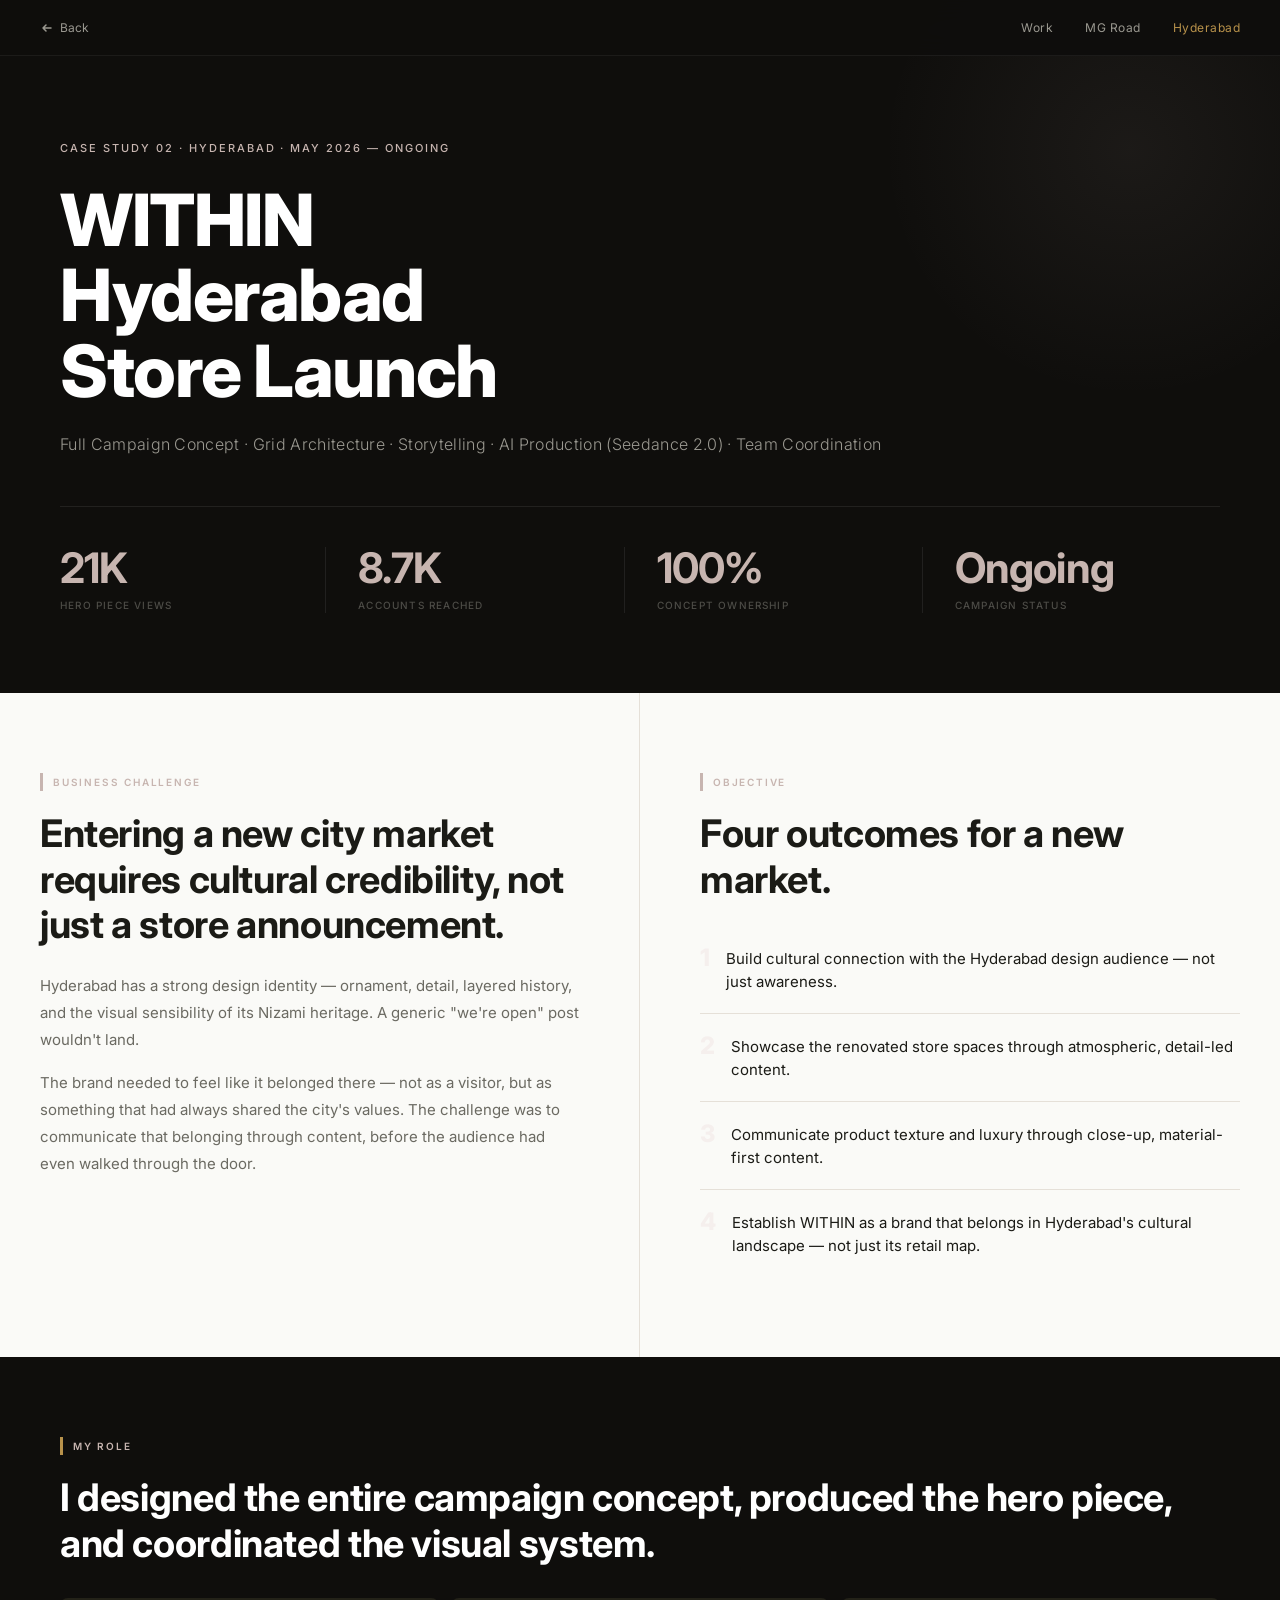
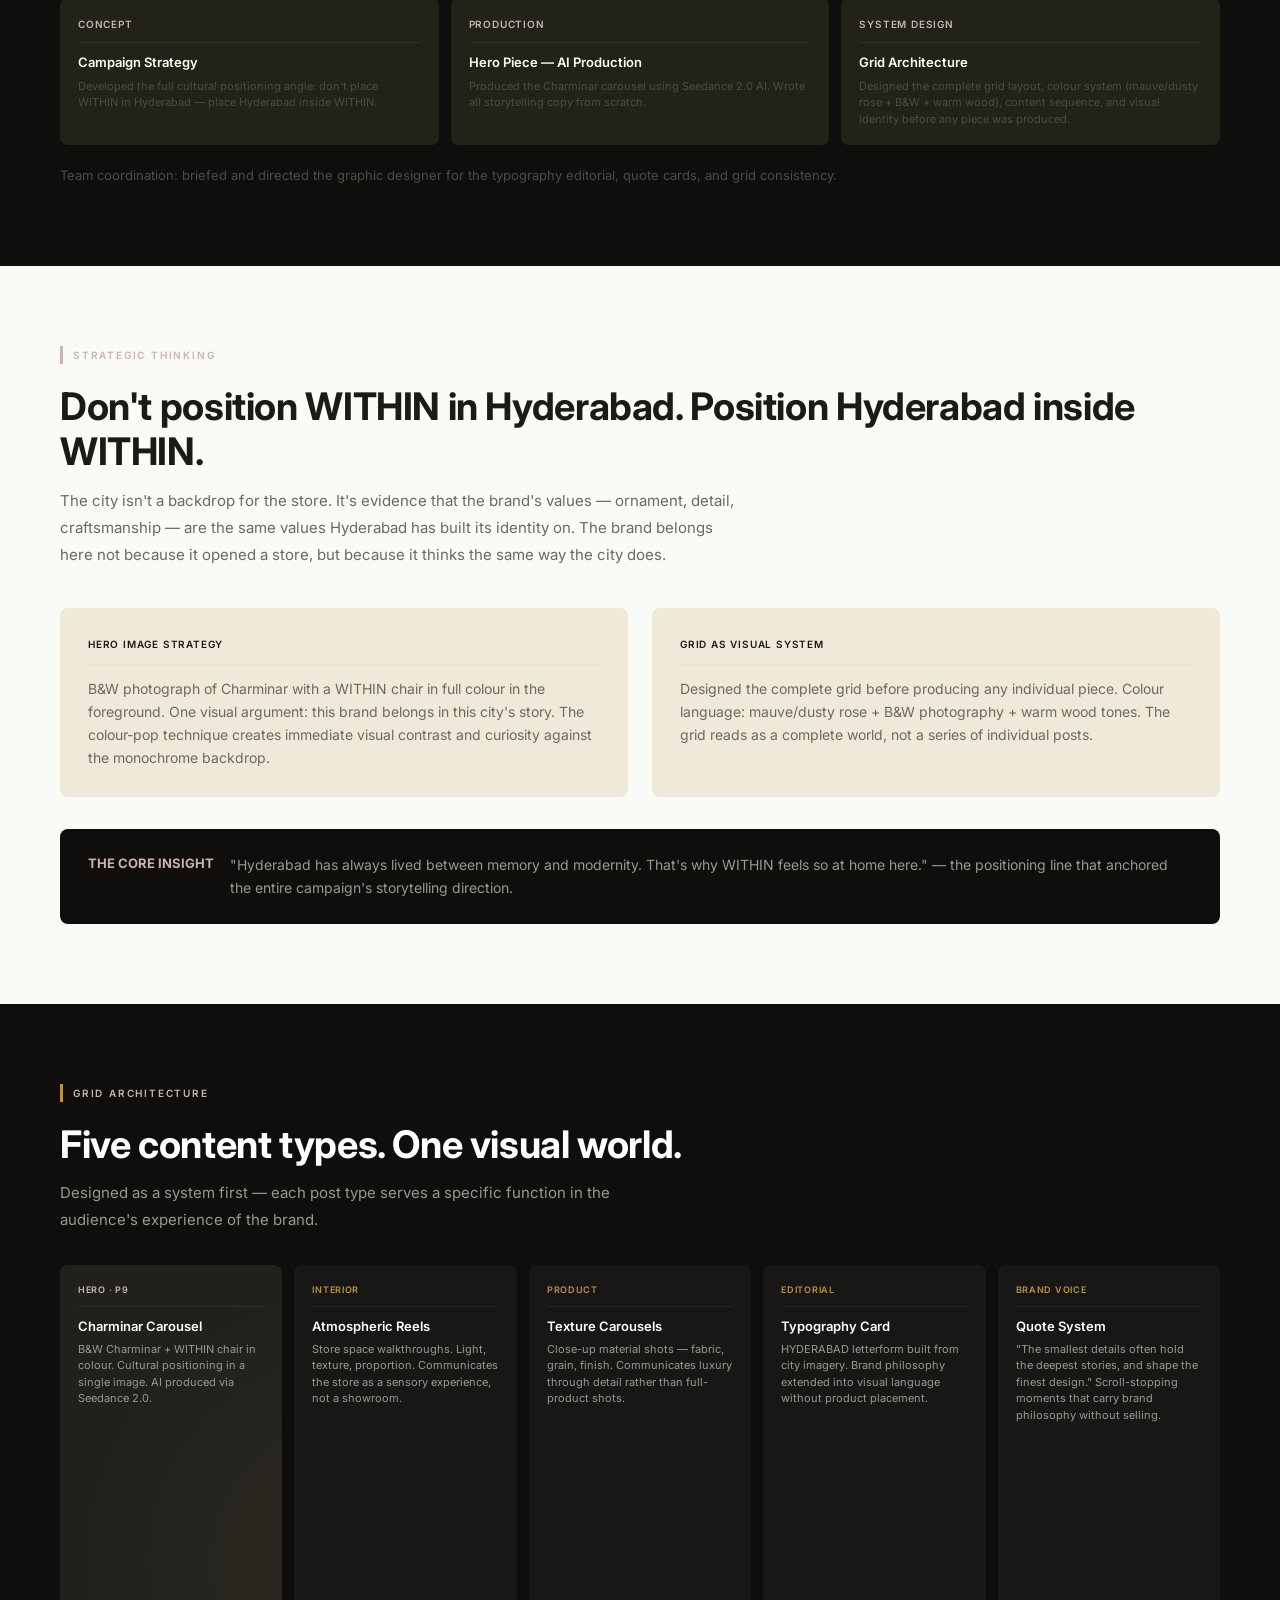
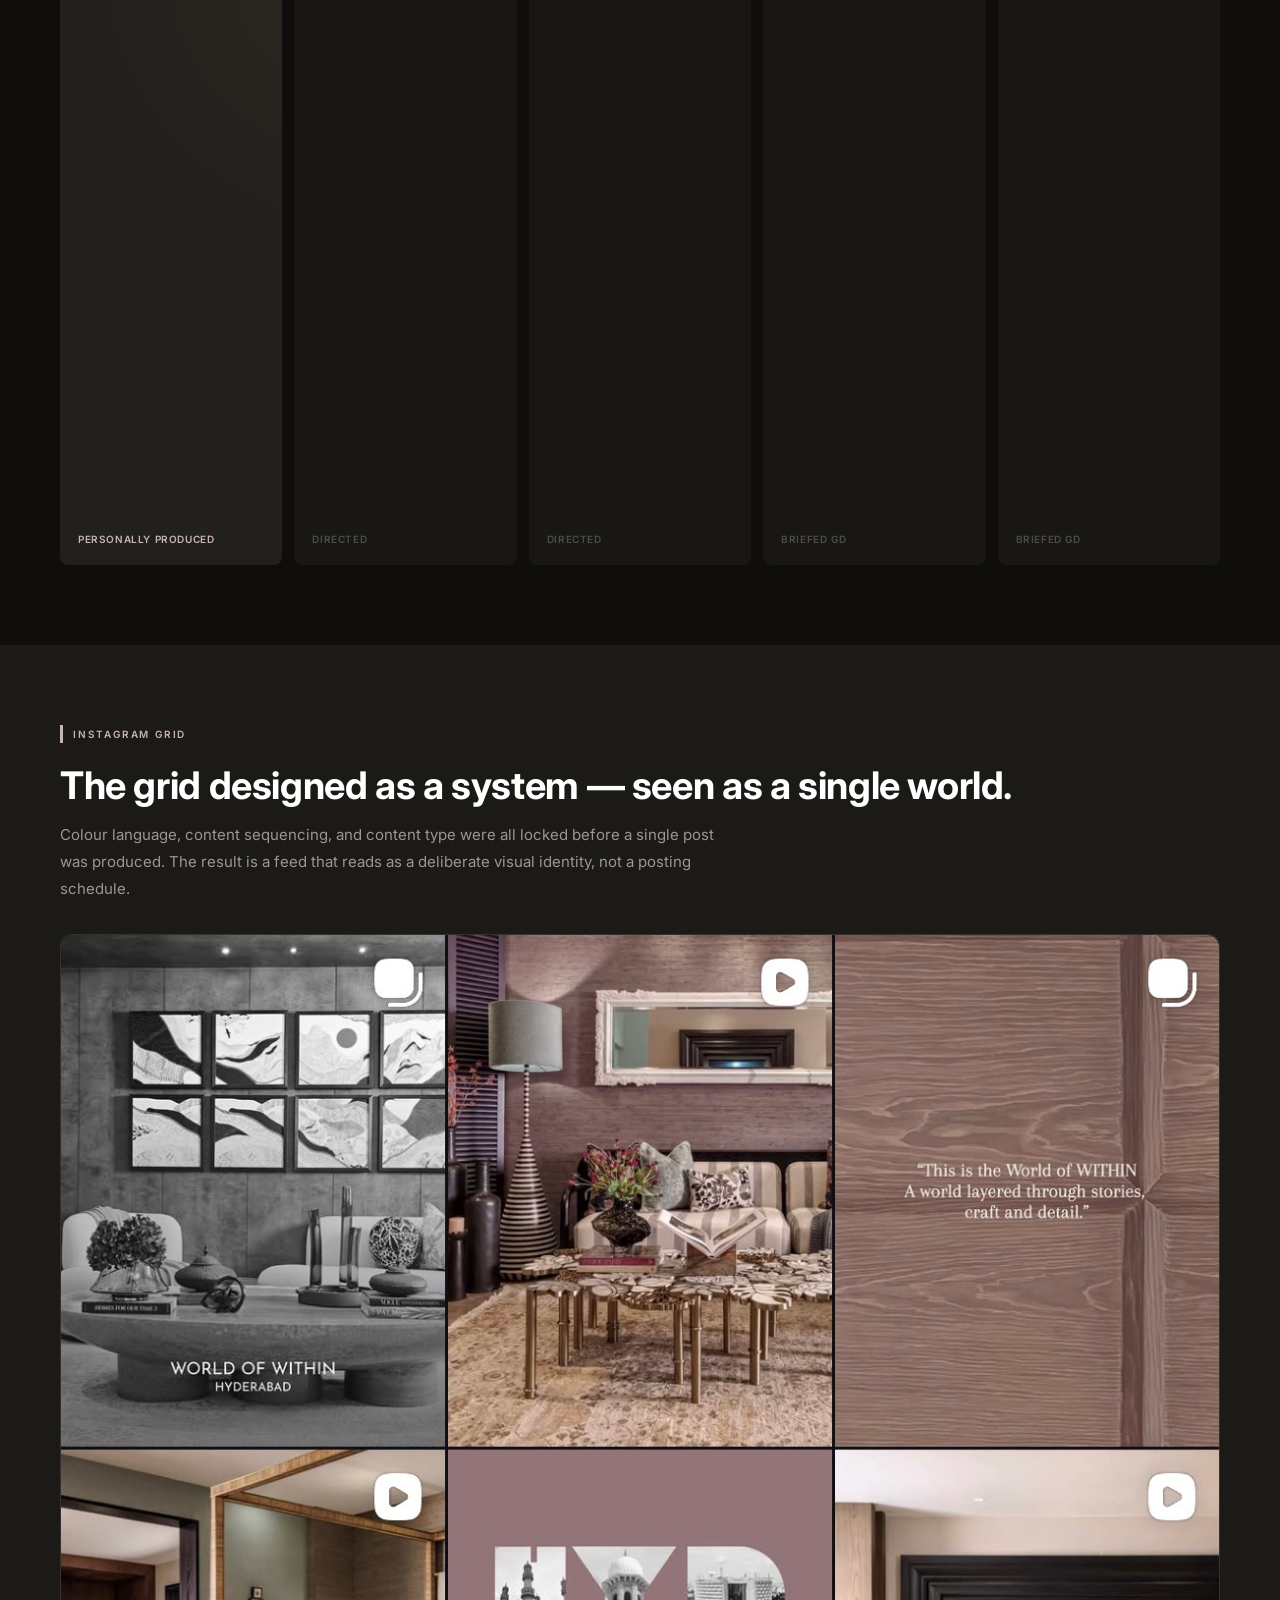
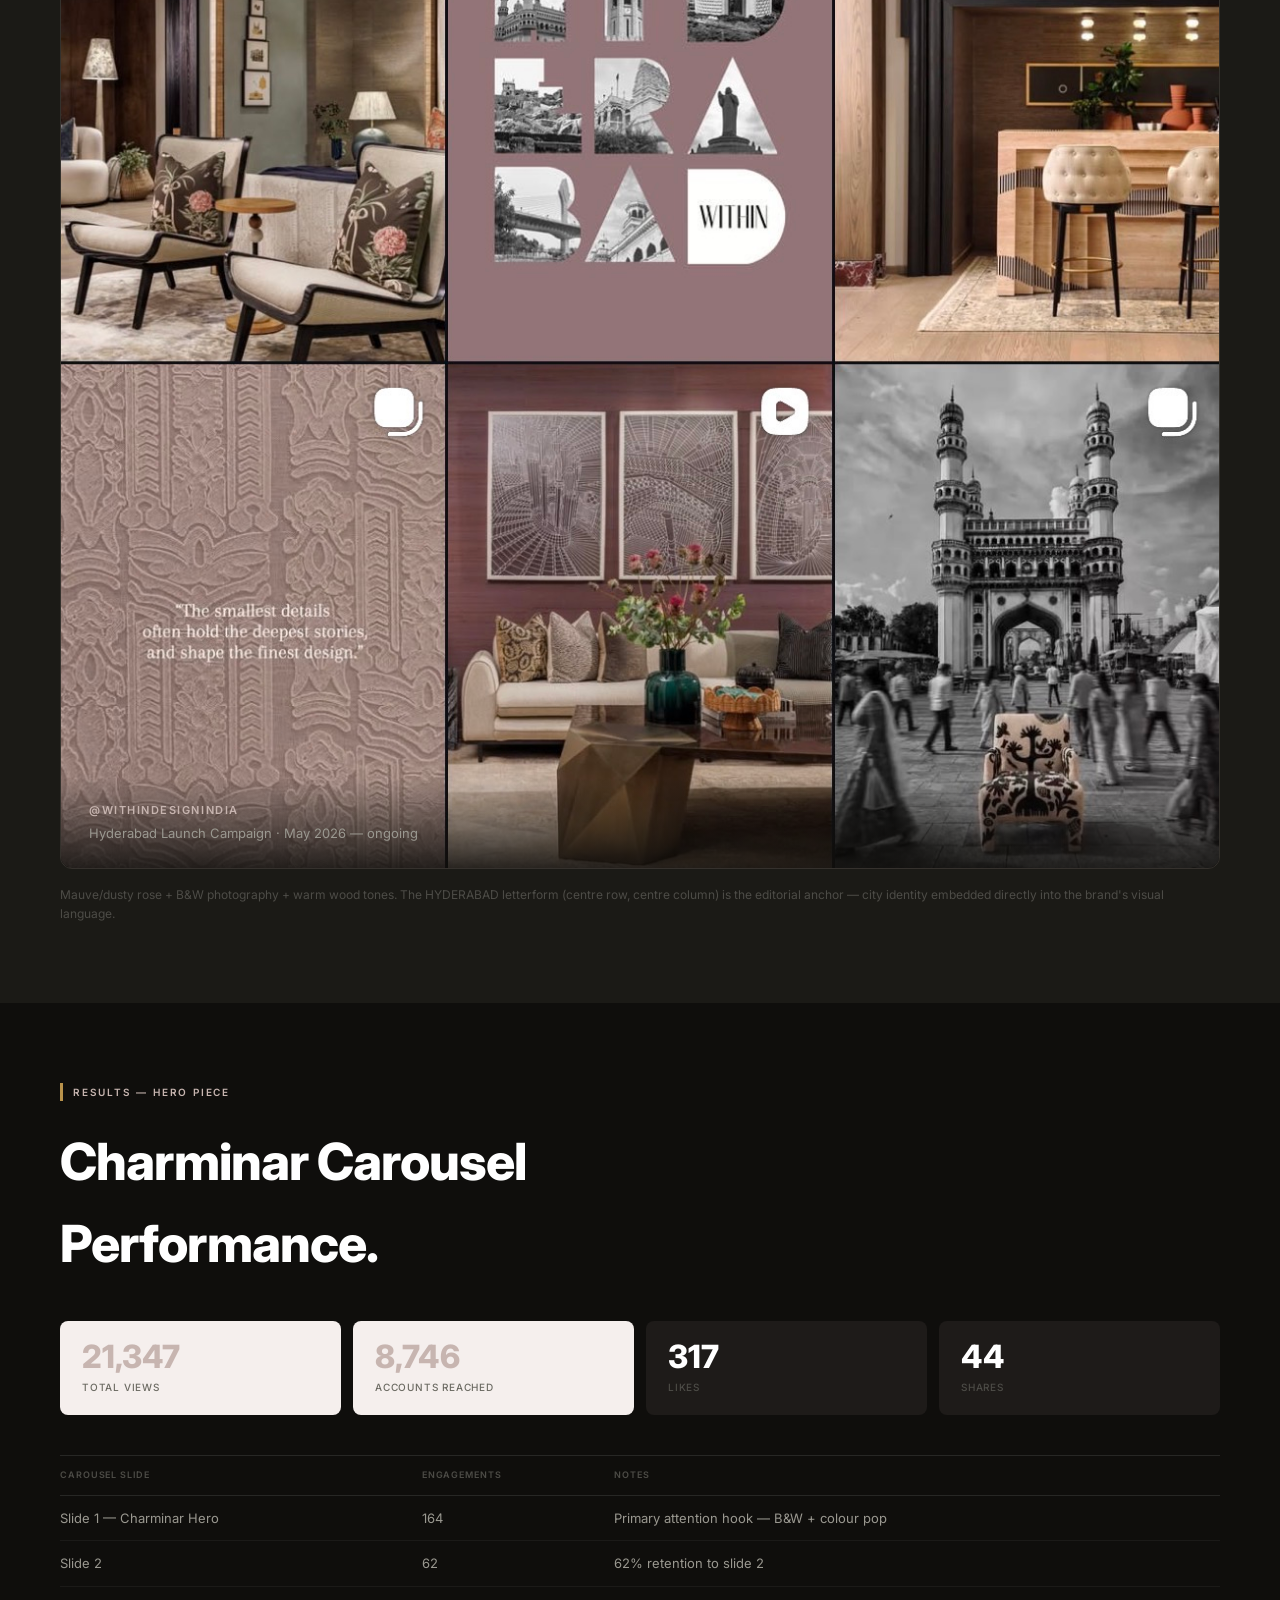
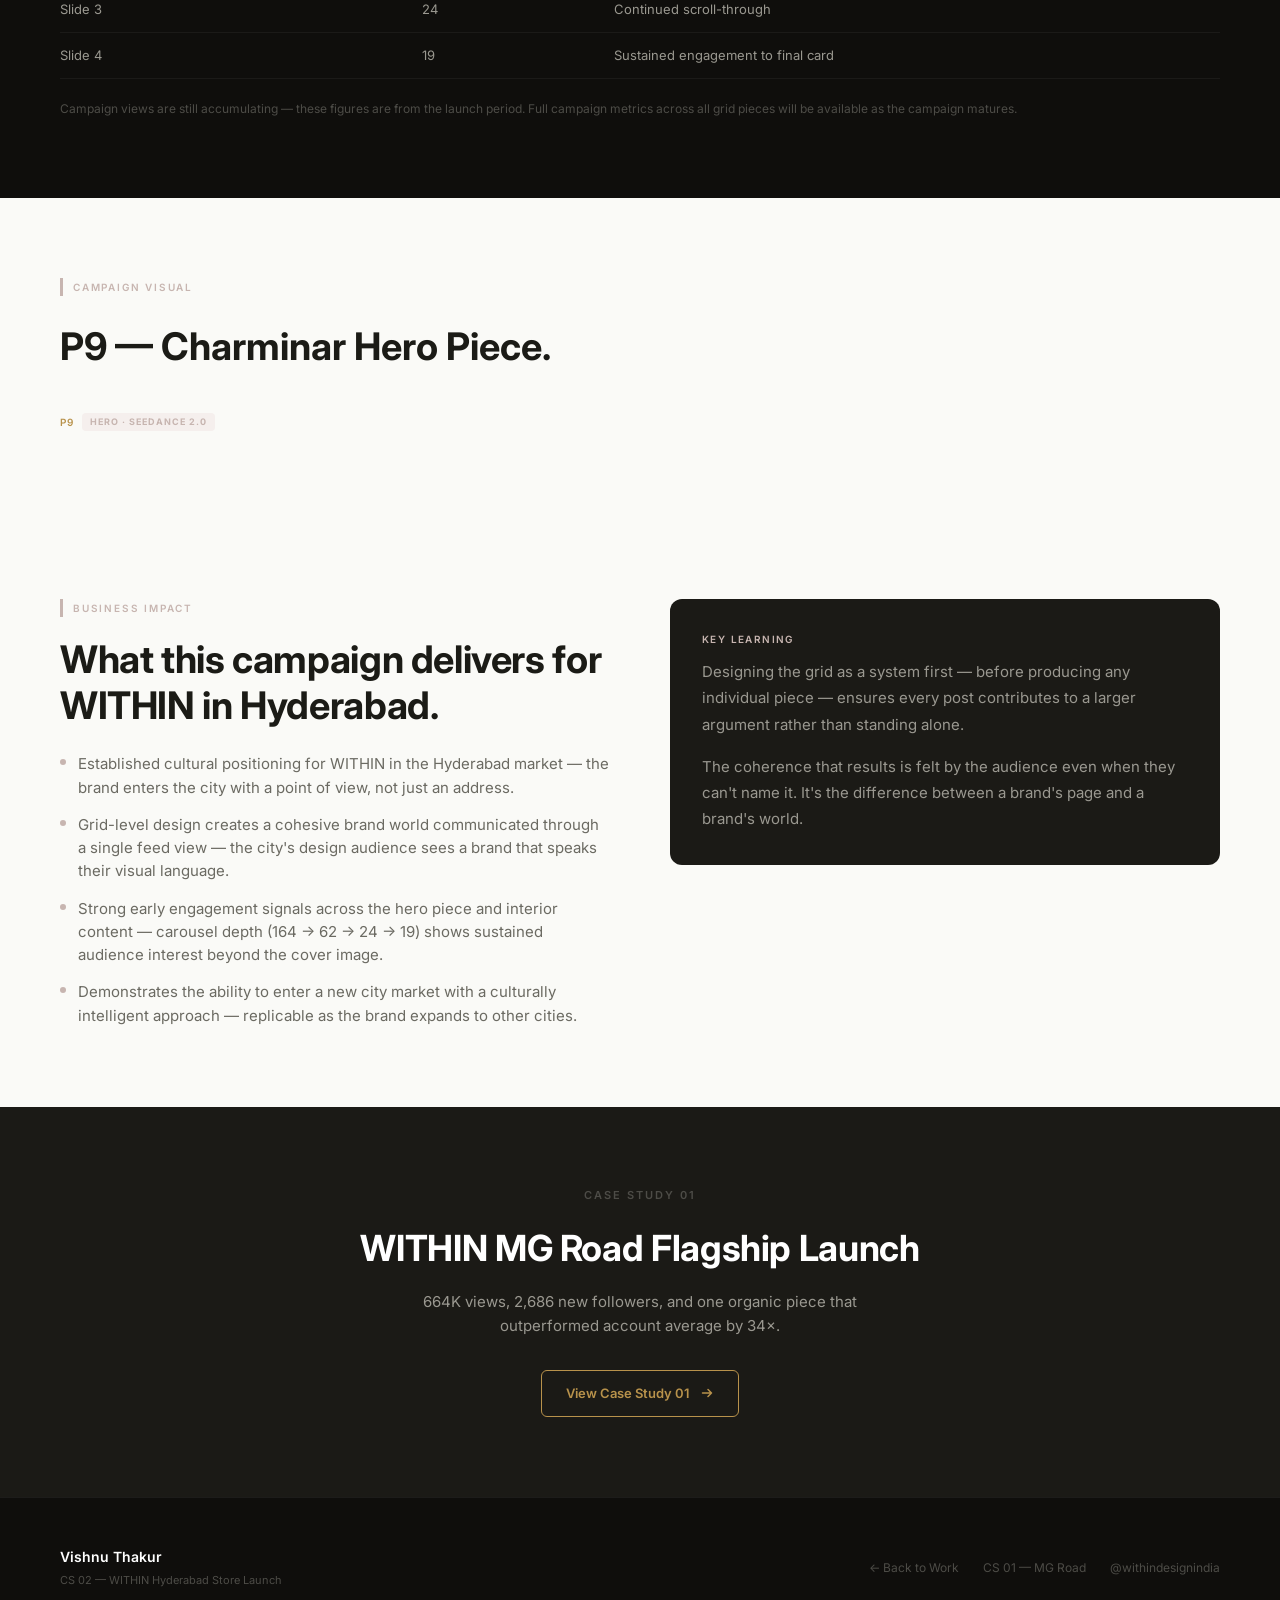
<file: cs2_hyderabad.html>
<!DOCTYPE html>
<html lang="en">
<head>
  <meta charset="UTF-8">
  <meta name="viewport" content="width=device-width, initial-scale=1.0">
  <title>CS 02 — Hyderabad Store Launch · Vishnu Thakur</title>
  <link rel="stylesheet" href="style.css">
</head>
<body>

<!-- NAV -->
<nav>
  <a href="index.html" class="nav-back">
    <svg width="14" height="14" viewBox="0 0 14 14" fill="none"><path d="M11 7H3M3 7L6 4M3 7L6 10" stroke="#9A9890" stroke-width="1.5" stroke-linecap="round" stroke-linejoin="round"/></svg>
    Back
  </a>
  <div class="nav-links">
    <a href="index.html">Work</a>
    <a href="cs1_mgroad.html">MG Road</a>
    <a href="cs2_hyderabad.html" class="active">Hyderabad</a>
  </div>
</nav>

<!-- HERO -->
<section class="cs-hero rose-hero">
  <div class="cs-hero-inner">
    <p class="cs-hero-eyebrow rose">CASE STUDY 02 · HYDERABAD · MAY 2026 — ONGOING</p>
    <h1 class="cs-hero-title">WITHIN<br>Hyderabad<br>Store Launch</h1>
    <p class="cs-hero-roles">Full Campaign Concept · Grid Architecture · Storytelling · AI Production (Seedance 2.0) · Team Coordination</p>
    <div class="cs-hero-rule"></div>
    <div class="stats-row">
      <div class="stat-item">
        <div class="stat-big rose">21K</div>
        <div class="stat-small">HERO PIECE VIEWS</div>
      </div>
      <div class="stat-item">
        <div class="stat-big rose">8.7K</div>
        <div class="stat-small">ACCOUNTS REACHED</div>
      </div>
      <div class="stat-item">
        <div class="stat-big rose">100%</div>
        <div class="stat-small">CONCEPT OWNERSHIP</div>
      </div>
      <div class="stat-item">
        <div class="stat-big rose">Ongoing</div>
        <div class="stat-small">CAMPAIGN STATUS</div>
      </div>
    </div>
  </div>
</section>

<!-- CHALLENGE + OBJECTIVE -->
<div class="two-col" style="background:#FAFAF7; max-width:100%;">
  <div class="col-left">
    <div class="label rose-label">BUSINESS CHALLENGE</div>
    <h2 class="section-title">Entering a new city market requires cultural credibility, not just a store announcement.</h2>
    <p class="section-body">Hyderabad has a strong design identity — ornament, detail, layered history, and the visual sensibility of its Nizami heritage. A generic "we're open" post wouldn't land.</p>
    <p class="section-body" style="margin-top:16px;">The brand needed to feel like it belonged there — not as a visitor, but as something that had always shared the city's values. The challenge was to communicate that belonging through content, before the audience had even walked through the door.</p>
  </div>
  <div class="col-right">
    <div class="label rose-label">OBJECTIVE</div>
    <h2 class="section-title">Four outcomes for a new market.</h2>
    <div class="obj-list">
      <div class="obj-item">
        <div class="obj-num" style="color:#F5EFED;">1</div>
        <div class="obj-text">Build cultural connection with the Hyderabad design audience — not just awareness.</div>
      </div>
      <div class="obj-item">
        <div class="obj-num" style="color:#F5EFED;">2</div>
        <div class="obj-text">Showcase the renovated store spaces through atmospheric, detail-led content.</div>
      </div>
      <div class="obj-item">
        <div class="obj-num" style="color:#F5EFED;">3</div>
        <div class="obj-text">Communicate product texture and luxury through close-up, material-first content.</div>
      </div>
      <div class="obj-item">
        <div class="obj-num" style="color:#F5EFED;">4</div>
        <div class="obj-text">Establish WITHIN as a brand that belongs in Hyderabad's cultural landscape — not just its retail map.</div>
      </div>
    </div>
  </div>
</div>

<!-- MY ROLE -->
<section class="dark" style="padding: 80px 40px;">
  <div style="max-width:1160px; margin:0 auto;">
    <div class="label" style="color:var(--rose);">MY ROLE</div>
    <h2 class="section-title wh" style="margin-top:20px; margin-bottom:32px;">I designed the entire campaign concept, produced the hero piece, and coordinated the visual system.</h2>
    <div class="role-grid three-col">
      <div class="role-card">
        <div class="role-tag" style="color:var(--rose);">CONCEPT</div>
        <div class="role-sep"></div>
        <div class="role-name">Campaign Strategy</div>
        <div class="role-sub">Developed the full cultural positioning angle: don't place WITHIN in Hyderabad — place Hyderabad inside WITHIN.</div>
      </div>
      <div class="role-card">
        <div class="role-tag" style="color:var(--rose);">PRODUCTION</div>
        <div class="role-sep"></div>
        <div class="role-name">Hero Piece — AI Production</div>
        <div class="role-sub">Produced the Charminar carousel using Seedance 2.0 AI. Wrote all storytelling copy from scratch.</div>
      </div>
      <div class="role-card">
        <div class="role-tag" style="color:var(--rose);">SYSTEM DESIGN</div>
        <div class="role-sep"></div>
        <div class="role-name">Grid Architecture</div>
        <div class="role-sub">Designed the complete grid layout, colour system (mauve/dusty rose + B&W + warm wood), content sequence, and visual identity before any piece was produced.</div>
      </div>
    </div>
    <p style="font-size:13px; color:var(--wh30); margin-top:20px;">Team coordination: briefed and directed the graphic designer for the typography editorial, quote cards, and grid consistency.</p>
  </div>
</section>

<!-- STRATEGIC THINKING -->
<section class="light" style="padding: 80px 40px;">
  <div style="max-width:1160px; margin:0 auto;">
    <div class="label rose-label">STRATEGIC THINKING</div>
    <h2 class="section-title" style="margin-top:20px; margin-bottom:12px;">Don't position WITHIN in Hyderabad. Position Hyderabad inside WITHIN.</h2>
    <p class="section-body" style="max-width:680px; margin-bottom:40px;">The city isn't a backdrop for the store. It's evidence that the brand's values — ornament, detail, craftsmanship — are the same values Hyderabad has built its identity on. The brand belongs here not because it opened a store, but because it thinks the same way the city does.</p>

    <div style="display:grid; grid-template-columns:1fr 1fr; gap:24px; margin-bottom:32px;">
      <div style="background:var(--goldl); border-radius:8px; padding:28px;">
        <div class="phase-name" style="color:var(--txt);">HERO IMAGE STRATEGY</div>
        <div class="phase-rule" style="margin:12px 0;"></div>
        <p class="phase-body">B&W photograph of Charminar with a WITHIN chair in full colour in the foreground. One visual argument: this brand belongs in this city's story. The colour-pop technique creates immediate visual contrast and curiosity against the monochrome backdrop.</p>
      </div>
      <div style="background:var(--goldl); border-radius:8px; padding:28px;">
        <div class="phase-name" style="color:var(--txt);">GRID AS VISUAL SYSTEM</div>
        <div class="phase-rule" style="margin:12px 0;"></div>
        <p class="phase-body">Designed the complete grid before producing any individual piece. Colour language: mauve/dusty rose + B&W photography + warm wood tones. The grid reads as a complete world, not a series of individual posts.</p>
      </div>
    </div>

    <div class="sangam-callout" style="background:var(--dark);">
      <div class="callout-label" style="color:var(--rose);">THE CORE INSIGHT</div>
      <div class="callout-text">"Hyderabad has always lived between memory and modernity. That's why WITHIN feels so at home here." — the positioning line that anchored the entire campaign's storytelling direction.</div>
    </div>
  </div>
</section>

<!-- GRID ARCHITECTURE -->
<section class="dark" style="padding: 80px 40px;">
  <div style="max-width:1160px; margin:0 auto;">
    <div class="label" style="color:var(--rose);">GRID ARCHITECTURE</div>
    <h2 class="section-title wh" style="margin-top:20px; margin-bottom:12px;">Five content types. One visual world.</h2>
    <p class="section-body wh" style="max-width:600px; margin-bottom:32px;">Designed as a system first — each post type serves a specific function in the audience's experience of the brand.</p>
    <div class="grid-cards">
      <div class="grid-card hero">
        <div class="grid-type">HERO · P9</div>
        <div class="grid-sep"></div>
        <div class="grid-name">Charminar Carousel</div>
        <div class="grid-desc">B&W Charminar + WITHIN chair in colour. Cultural positioning in a single image. AI produced via Seedance 2.0.</div>
        <div class="grid-own">PERSONALLY PRODUCED</div>
      </div>
      <div class="grid-card">
        <div class="grid-type">INTERIOR</div>
        <div class="grid-sep"></div>
        <div class="grid-name">Atmospheric Reels</div>
        <div class="grid-desc">Store space walkthroughs. Light, texture, proportion. Communicates the store as a sensory experience, not a showroom.</div>
        <div class="grid-own">DIRECTED</div>
      </div>
      <div class="grid-card">
        <div class="grid-type">PRODUCT</div>
        <div class="grid-sep"></div>
        <div class="grid-name">Texture Carousels</div>
        <div class="grid-desc">Close-up material shots — fabric, grain, finish. Communicates luxury through detail rather than full-product shots.</div>
        <div class="grid-own">DIRECTED</div>
      </div>
      <div class="grid-card">
        <div class="grid-type">EDITORIAL</div>
        <div class="grid-sep"></div>
        <div class="grid-name">Typography Card</div>
        <div class="grid-desc">HYDERABAD letterform built from city imagery. Brand philosophy extended into visual language without product placement.</div>
        <div class="grid-own">BRIEFED GD</div>
      </div>
      <div class="grid-card">
        <div class="grid-type">BRAND VOICE</div>
        <div class="grid-sep"></div>
        <div class="grid-name">Quote System</div>
        <div class="grid-desc">"The smallest details often hold the deepest stories, and shape the finest design." Scroll-stopping moments that carry brand philosophy without selling.</div>
        <div class="grid-own">BRIEFED GD</div>
      </div>
    </div>
  </div>
</section>

<!-- INSTAGRAM GRID VIEW -->
<section style="background:var(--dp); padding: 80px 40px;">
  <div style="max-width:1160px; margin:0 auto;">
    <div class="label rose-label">INSTAGRAM GRID</div>
    <h2 class="section-title wh" style="margin-top:20px; margin-bottom:12px;">The grid designed as a system — seen as a single world.</h2>
    <p class="section-body wh" style="max-width:680px; margin-bottom:32px;">Colour language, content sequencing, and content type were all locked before a single post was produced. The result is a feed that reads as a deliberate visual identity, not a posting schedule.</p>
    <div style="position:relative; border-radius:12px; overflow:hidden; border:1px solid rgba(199,181,176,0.15);">
      <img src="images/grid_hyderabad.jpg" alt="Hyderabad campaign Instagram grid showing cohesive visual system" style="width:100%; display:block; border-radius:12px;">
      <div style="position:absolute; bottom:0; left:0; right:0; background:linear-gradient(transparent, rgba(15,14,12,0.85)); padding:24px 28px;">
        <p style="font-size:11px; font-weight:600; color:var(--rose); letter-spacing:0.14em; margin-bottom:4px;">@WITHINDESIGNINDIA</p>
        <p style="font-size:13px; color:var(--wh60);">Hyderabad Launch Campaign · May 2026 — ongoing</p>
      </div>
    </div>
    <p style="font-size:12px; color:var(--wh30); margin-top:16px;">Mauve/dusty rose + B&amp;W photography + warm wood tones. The HYDERABAD letterform (centre row, centre column) is the editorial anchor — city identity embedded directly into the brand's visual language.</p>
  </div>
</section>

<!-- RESULTS -->
<section class="results-section">
  <div class="results-inner">
    <div class="label" style="color:var(--rose);">RESULTS — HERO PIECE</div>
    <h2 class="results-title" style="color:var(--wh);">Charminar Carousel<br>Performance.</h2>
    <div style="display:grid; grid-template-columns:repeat(4,1fr); gap:12px; margin-bottom:40px;">
      <div class="sangam-stat rose">
        <div class="sangam-val rose">21,347</div>
        <div class="sangam-lbl">TOTAL VIEWS</div>
      </div>
      <div class="sangam-stat rose">
        <div class="sangam-val rose">8,746</div>
        <div class="sangam-lbl">ACCOUNTS REACHED</div>
      </div>
      <div class="sangam-stat" style="background:rgba(199,181,176,0.08);">
        <div class="sangam-val" style="color:var(--wh);">317</div>
        <div class="sangam-lbl" style="color:var(--wh30);">LIKES</div>
      </div>
      <div class="sangam-stat" style="background:rgba(199,181,176,0.08);">
        <div class="sangam-val" style="color:var(--wh);">44</div>
        <div class="sangam-lbl" style="color:var(--wh30);">SHARES</div>
      </div>
    </div>

    <table class="results-table">
      <thead>
        <tr>
          <th>CAROUSEL SLIDE</th>
          <th>ENGAGEMENTS</th>
          <th>NOTES</th>
        </tr>
      </thead>
      <tbody>
        <tr>
          <td>Slide 1 — Charminar Hero</td>
          <td>164</td>
          <td>Primary attention hook — B&W + colour pop</td>
        </tr>
        <tr>
          <td>Slide 2</td>
          <td>62</td>
          <td>62% retention to slide 2</td>
        </tr>
        <tr>
          <td>Slide 3</td>
          <td>24</td>
          <td>Continued scroll-through</td>
        </tr>
        <tr>
          <td>Slide 4</td>
          <td>19</td>
          <td>Sustained engagement to final card</td>
        </tr>
      </tbody>
    </table>
    <p style="font-size:12px; color:var(--wh30); margin-top:20px;">Campaign views are still accumulating — these figures are from the launch period. Full campaign metrics across all grid pieces will be available as the campaign matures.</p>
  </div>
</section>

<!-- CAMPAIGN VISUAL -->
<section class="embeds-section">
  <div class="embeds-inner">
    <div class="label rose-label">CAMPAIGN VISUAL</div>
    <h2 class="embeds-title">P9 — Charminar Hero Piece.</h2>
    <div style="max-width:540px;">
      <div class="embed-label">P9 <span class="badge" style="background:#F5EFED; color:var(--rose);">HERO · SEEDANCE 2.0</span></div>
      <div class="embed-wrap">
        <blockquote class="instagram-media" data-instgrm-captioned data-instgrm-permalink="https://www.instagram.com/p/DYZC3ramjF2/" data-instgrm-version="14" style="background:#FFF; border:0; border-radius:3px; box-shadow:0 0 1px 0 rgba(0,0,0,0.5),0 1px 10px 0 rgba(0,0,0,0.15); margin:0; padding:0; width:100%;"></blockquote>
      </div>
    </div>
  </div>
</section>

<!-- BUSINESS IMPACT + KEY LEARNING -->
<div class="impact-section">
  <div class="impact-inner">
    <div>
      <div class="label rose-label">BUSINESS IMPACT</div>
      <h2 class="section-title" style="margin-top:20px;">What this campaign delivers for WITHIN in Hyderabad.</h2>
      <div class="impact-list">
        <div class="impact-item"><div class="impact-dot rose"></div><div>Established cultural positioning for WITHIN in the Hyderabad market — the brand enters the city with a point of view, not just an address.</div></div>
        <div class="impact-item"><div class="impact-dot rose"></div><div>Grid-level design creates a cohesive brand world communicated through a single feed view — the city's design audience sees a brand that speaks their visual language.</div></div>
        <div class="impact-item"><div class="impact-dot rose"></div><div>Strong early engagement signals across the hero piece and interior content — carousel depth (164 → 62 → 24 → 19) shows sustained audience interest beyond the cover image.</div></div>
        <div class="impact-item"><div class="impact-dot rose"></div><div>Demonstrates the ability to enter a new city market with a culturally intelligent approach — replicable as the brand expands to other cities.</div></div>
      </div>
    </div>
    <div>
      <div class="learning-card">
        <div class="learning-label" style="color:var(--rose);">KEY LEARNING</div>
        <p class="learning-text">Designing the grid as a system first — before producing any individual piece — ensures every post contributes to a larger argument rather than standing alone.</p>
        <p class="learning-text" style="margin-top:16px;">The coherence that results is felt by the audience even when they can't name it. It's the difference between a brand's page and a brand's world.</p>
      </div>
    </div>
  </div>
</div>

<!-- BACK TO CS1 CTA -->
<div style="background:var(--dp); padding:80px 40px; text-align:center;">
  <p style="font-size:11px; font-weight:600; color:var(--wh30); letter-spacing:0.18em; margin-bottom:16px;">CASE STUDY 01</p>
  <h3 style="font-size:36px; font-weight:700; color:var(--wh); margin-bottom:12px; letter-spacing:-0.01em;">WITHIN MG Road Flagship Launch</h3>
  <p style="font-size:15px; color:var(--wh60); max-width:480px; margin:0 auto 32px; line-height:1.6;">664K views, 2,686 new followers, and one organic piece that outperformed account average by 34×.</p>
  <a href="cs1_mgroad.html" style="display:inline-flex; align-items:center; gap:10px; font-size:13px; font-weight:600; color:var(--gold); border:1px solid var(--gold); padding:12px 24px; border-radius:6px; transition: background 0.2s;" onmouseover="this.style.background='rgba(184,146,75,0.08)'" onmouseout="this.style.background='transparent'">
    View Case Study 01
    <svg width="14" height="14" viewBox="0 0 14 14" fill="none"><path d="M2.5 7H11.5M11.5 7L8 3.5M11.5 7L8 10.5" stroke="#B8924B" stroke-width="1.5" stroke-linecap="round" stroke-linejoin="round"/></svg>
  </a>
</div>

<!-- FOOTER -->
<footer>
  <div class="footer-inner">
    <div>
      <div class="footer-name">Vishnu Thakur</div>
      <div class="footer-note">CS 02 — WITHIN Hyderabad Store Launch</div>
    </div>
    <div class="footer-links">
      <a href="index.html">← Back to Work</a>
      <a href="cs1_mgroad.html">CS 01 — MG Road</a>
      <a href="https://www.instagram.com/withindesignindia/" target="_blank">@withindesignindia</a>
    </div>
  </div>
</footer>

<!-- Instagram embed script -->
<script async src="//www.instagram.com/embed.js"></script>

</body>
</html>
</file>
<file: style.css>
@import url('https://fonts.googleapis.com/css2?family=Inter:ital,wght@0,300;0,400;0,500;0,600;0,700;0,800;0,900;1,300;1,400&display=swap');

:root {
  --dark: #0F0E0C;
  --dp: #1B1A16;
  --card: #232218;
  --bg: #FAFAF7;
  --txt: #1B1B16;
  --sub: #6B6A62;
  --gold: #B8924B;
  --goldl: #F0E8D8;
  --bdr: #E5E0D8;
  --wh: #FFFFFF;
  --wh60: #9A9890;
  --wh30: #4D4C47;
  --rose: #C7B5B0;
}

*, *::before, *::after { margin: 0; padding: 0; box-sizing: border-box; }

html { scroll-behavior: smooth; }

body {
  font-family: 'Inter', 'Helvetica Neue', Helvetica, Arial, sans-serif;
  background: var(--bg);
  color: var(--txt);
  line-height: 1.6;
  -webkit-font-smoothing: antialiased;
}

a { color: inherit; text-decoration: none; }

/* ── GLOBAL UTILITIES ──────────────────────────────── */
.container { max-width: 1160px; margin: 0 auto; padding: 0 40px; }
.label {
  font-size: 10px;
  font-weight: 600;
  letter-spacing: 0.18em;
  color: var(--gold);
  display: flex;
  align-items: center;
  gap: 10px;
}
.label::before {
  content: '';
  display: inline-block;
  width: 3px;
  height: 18px;
  background: var(--gold);
  flex-shrink: 0;
}
.label.rose-label { color: var(--rose); }
.label.rose-label::before { background: var(--rose); }

section { padding: 80px 0; }
section.dark { background: var(--dark); }
section.dp { background: var(--dp); }
section.light { background: var(--bg); }

/* ── NAV ───────────────────────────────────────────── */
nav {
  position: fixed;
  top: 0; left: 0; right: 0;
  z-index: 100;
  background: rgba(15,14,12,0.92);
  backdrop-filter: blur(12px);
  border-bottom: 1px solid rgba(255,255,255,0.06);
  padding: 18px 40px;
  display: flex;
  align-items: center;
  justify-content: space-between;
}
.nav-brand {
  font-size: 13px;
  font-weight: 600;
  color: var(--wh);
  letter-spacing: 0.04em;
}
.nav-brand span { color: var(--gold); }
.nav-links { display: flex; gap: 32px; }
.nav-links a {
  font-size: 12px;
  color: var(--wh60);
  letter-spacing: 0.04em;
  transition: color 0.2s;
}
.nav-links a:hover, .nav-links a.active { color: var(--gold); }
.nav-back {
  font-size: 12px;
  color: var(--wh60);
  display: flex;
  align-items: center;
  gap: 6px;
  transition: color 0.2s;
}
.nav-back:hover { color: var(--wh); }

/* ── HERO (INDEX) ──────────────────────────────────── */
.hero {
  background: var(--dark);
  min-height: 100vh;
  display: flex;
  flex-direction: column;
  justify-content: center;
  padding: 120px 40px 80px;
  position: relative;
  overflow: hidden;
}
.hero::before {
  content: '';
  position: absolute;
  top: 0; left: 0;
  width: 600px; height: 600px;
  background: radial-gradient(circle, rgba(184,146,75,0.08) 0%, transparent 70%);
  pointer-events: none;
}
.hero-eyebrow {
  font-size: 11px;
  font-weight: 500;
  color: var(--gold);
  letter-spacing: 0.18em;
  margin-bottom: 28px;
}
.hero-name {
  font-size: clamp(56px, 8vw, 96px);
  font-weight: 800;
  color: var(--wh);
  line-height: 1.0;
  letter-spacing: -0.02em;
  margin-bottom: 24px;
}
.hero-name em {
  font-style: normal;
  color: var(--gold);
}
.hero-desc {
  font-size: 18px;
  font-weight: 300;
  color: var(--wh60);
  max-width: 600px;
  line-height: 1.7;
  margin-bottom: 48px;
}
.hero-rule {
  width: 100%;
  height: 1px;
  background: rgba(255,255,255,0.08);
  margin-bottom: 40px;
}
.hero-meta {
  display: flex;
  gap: 60px;
  flex-wrap: wrap;
}
.hero-meta-item {}
.hero-meta-label {
  font-size: 10px;
  font-weight: 500;
  color: var(--wh30);
  letter-spacing: 0.14em;
  margin-bottom: 4px;
}
.hero-meta-value {
  font-size: 14px;
  color: var(--wh60);
}

/* ── CASE STUDY CARDS ──────────────────────────────── */
.cs-grid {
  display: grid;
  grid-template-columns: 1fr 1fr;
  gap: 24px;
  padding: 80px 40px;
  max-width: 1160px;
  margin: 0 auto;
}
.cs-card {
  border-radius: 12px;
  overflow: hidden;
  text-decoration: none;
  display: block;
  transition: transform 0.25s ease, box-shadow 0.25s ease;
}
.cs-card:hover { transform: translateY(-4px); box-shadow: 0 24px 60px rgba(0,0,0,0.15); }
.cs-card-inner {
  background: var(--dp);
  padding: 48px 40px;
  height: 100%;
  display: flex;
  flex-direction: column;
  gap: 20px;
  border: 1px solid rgba(255,255,255,0.06);
}
.cs-card-inner.rose-card { border-color: rgba(199,181,176,0.10); }
.cs-number {
  font-size: 72px;
  font-weight: 800;
  color: rgba(255,255,255,0.06);
  line-height: 1;
  letter-spacing: -0.02em;
}
.cs-title {
  font-size: 32px;
  font-weight: 700;
  color: var(--wh);
  line-height: 1.2;
  letter-spacing: -0.01em;
}
.cs-sub {
  font-size: 14px;
  color: var(--wh60);
  line-height: 1.6;
}
.cs-stats {
  display: flex;
  gap: 32px;
  margin-top: 8px;
  flex-wrap: wrap;
}
.cs-stat-val { font-size: 28px; font-weight: 700; color: var(--gold); }
.cs-stat-val.rose { color: var(--rose); }
.cs-stat-lbl { font-size: 10px; color: var(--wh30); letter-spacing: 0.10em; margin-top: 2px; }
.cs-cta {
  margin-top: auto;
  font-size: 13px;
  font-weight: 600;
  color: var(--gold);
  letter-spacing: 0.06em;
  display: flex;
  align-items: center;
  gap: 8px;
}
.cs-cta.rose-cta { color: var(--rose); }
.cs-cta svg { transition: transform 0.2s; }
.cs-card:hover .cs-cta svg { transform: translateX(4px); }

/* ── ABOUT STRIP ───────────────────────────────────── */
.about-strip {
  background: var(--goldl);
  padding: 64px 40px;
}
.about-inner {
  max-width: 1160px;
  margin: 0 auto;
  display: grid;
  grid-template-columns: 1fr 1fr;
  gap: 60px;
  align-items: center;
}
.about-title { font-size: 36px; font-weight: 700; color: var(--txt); line-height: 1.2; }
.about-body { font-size: 15px; color: var(--sub); line-height: 1.75; }
.discipline-list { display: flex; flex-wrap: wrap; gap: 10px; margin-top: 20px; }
.discipline-tag {
  font-size: 12px;
  font-weight: 500;
  color: var(--sub);
  background: rgba(0,0,0,0.06);
  padding: 6px 14px;
  border-radius: 20px;
}

/* ── CASE STUDY PAGES ──────────────────────────────── */
.cs-hero {
  background: var(--dark);
  padding: 140px 40px 80px;
  position: relative;
  overflow: hidden;
}
.cs-hero::before {
  content: '';
  position: absolute;
  top: -100px; right: -100px;
  width: 500px; height: 500px;
  background: radial-gradient(circle, rgba(184,146,75,0.07) 0%, transparent 70%);
  pointer-events: none;
}
.cs-hero.rose-hero::before { background: radial-gradient(circle, rgba(199,181,176,0.07) 0%, transparent 70%); }
.cs-hero-inner { max-width: 1160px; margin: 0 auto; }
.cs-hero-eyebrow { font-size: 11px; font-weight: 500; color: var(--gold); letter-spacing: 0.18em; margin-bottom: 24px; }
.cs-hero-eyebrow.rose { color: var(--rose); }
.cs-hero-title {
  font-size: clamp(40px, 6vw, 72px);
  font-weight: 800;
  color: var(--wh);
  line-height: 1.05;
  letter-spacing: -0.02em;
  margin-bottom: 24px;
  max-width: 800px;
}
.cs-hero-roles {
  font-size: 16px;
  font-weight: 300;
  color: var(--wh60);
  margin-bottom: 48px;
  letter-spacing: 0.02em;
}
.cs-hero-rule { height: 1px; background: rgba(255,255,255,0.08); margin-bottom: 40px; }
.stats-row { display: flex; gap: 0; }
.stat-item {
  flex: 1;
  padding-right: 32px;
  border-right: 1px solid rgba(255,255,255,0.08);
  margin-right: 32px;
}
.stat-item:last-child { border-right: none; margin-right: 0; }
.stat-big { font-size: 42px; font-weight: 700; color: var(--gold); letter-spacing: -0.02em; line-height: 1; }
.stat-big.rose { color: var(--rose); }
.stat-small { font-size: 10px; font-weight: 500; color: var(--wh30); letter-spacing: 0.12em; margin-top: 8px; }

/* ── TWO-COL LAYOUT ────────────────────────────────── */
.two-col {
  display: grid;
  grid-template-columns: 1fr 1fr;
  gap: 0;
}
.col-left { padding: 80px 60px 80px 40px; border-right: 1px solid var(--bdr); }
.col-right { padding: 80px 40px 80px 60px; }
.col-left.dark-col { background: var(--dp); border-right-color: rgba(255,255,255,0.06); }
.col-right.dark-col { background: var(--dp); }

.section-title {
  font-size: clamp(28px, 3vw, 38px);
  font-weight: 700;
  color: var(--txt);
  line-height: 1.2;
  letter-spacing: -0.01em;
  margin-top: 20px;
  margin-bottom: 24px;
}
.section-title.wh { color: var(--wh); }
.section-body {
  font-size: 15px;
  color: var(--sub);
  line-height: 1.8;
}
.section-body.wh { color: var(--wh60); }

/* ── OBJECTIVE LIST ────────────────────────────────── */
.obj-list { margin-top: 20px; display: flex; flex-direction: column; gap: 0; }
.obj-item { padding: 20px 0; border-bottom: 1px solid var(--bdr); display: flex; gap: 16px; align-items: flex-start; }
.obj-item:last-child { border-bottom: none; }
.obj-num { font-size: 24px; font-weight: 800; color: var(--goldl); flex-shrink: 0; line-height: 1; }
.obj-text { font-size: 15px; color: var(--txt); line-height: 1.5; padding-top: 2px; }

/* ── PHASE CARDS ───────────────────────────────────── */
.phases-grid {
  display: grid;
  grid-template-columns: repeat(3, 1fr);
  gap: 16px;
  margin-top: 32px;
}
.phase-card {
  background: var(--goldl);
  border-radius: 8px;
  padding: 28px;
}
.phase-num { font-size: 44px; font-weight: 800; color: var(--gold); line-height: 1; margin-bottom: 12px; }
.phase-name { font-size: 10px; font-weight: 600; color: var(--txt); letter-spacing: 0.08em; margin-bottom: 4px; }
.phase-date { font-size: 12px; color: var(--sub); margin-bottom: 14px; }
.phase-rule { height: 1px; background: var(--bdr); margin-bottom: 14px; }
.phase-body { font-size: 14px; color: var(--sub); line-height: 1.65; }

.sangam-callout {
  background: var(--dp);
  border-radius: 8px;
  padding: 24px 28px;
  margin-top: 24px;
  display: flex;
  gap: 16px;
  align-items: flex-start;
}
.callout-label { font-size: 13px; font-weight: 700; color: var(--gold); flex-shrink: 0; }
.callout-text { font-size: 14px; color: var(--wh60); line-height: 1.65; }

/* ── ROLE CARDS ────────────────────────────────────── */
.role-grid { display: grid; grid-template-columns: repeat(5, 1fr); gap: 12px; margin-top: 16px; }
.role-grid.three-col { grid-template-columns: repeat(3, 1fr); }
.role-card {
  background: var(--card);
  border-radius: 8px;
  padding: 18px;
}
.role-card.dim { background: rgba(255,255,255,0.04); }
.role-tag { font-size: 10px; font-weight: 600; color: var(--gold); letter-spacing: 0.08em; margin-bottom: 10px; }
.role-tag.muted { color: var(--wh30); }
.role-sep { height: 1px; background: rgba(255,255,255,0.06); margin-bottom: 10px; }
.role-name { font-size: 13px; font-weight: 600; color: var(--wh); line-height: 1.4; margin-bottom: 6px; }
.role-name.dim-text { color: var(--wh60); }
.role-sub { font-size: 11px; color: var(--wh30); line-height: 1.5; }

/* ── RESULTS TABLE ─────────────────────────────────── */
.results-section { background: var(--dark); padding: 80px 40px; }
.results-inner { max-width: 1160px; margin: 0 auto; }
.results-title { font-size: clamp(32px, 4vw, 52px); font-weight: 800; color: var(--wh); letter-spacing: -0.02em; margin: 20px 0 36px; }

table.results-table {
  width: 100%;
  border-collapse: collapse;
}
table.results-table th {
  font-size: 9px;
  font-weight: 600;
  color: var(--wh30);
  letter-spacing: 0.10em;
  text-align: left;
  padding: 12px 10px 12px 0;
  border-top: 1px solid rgba(255,255,255,0.10);
  border-bottom: 1px solid rgba(255,255,255,0.10);
}
table.results-table td {
  font-size: 13px;
  color: var(--wh60);
  padding: 12px 10px 12px 0;
  border-bottom: 1px solid rgba(255,255,255,0.05);
}
table.results-table td a {
  color: var(--wh60);
  text-decoration: none;
  border-bottom: 1px solid rgba(154,152,144,0.3);
  transition: color 0.2s;
}
table.results-table td a:hover { color: var(--gold); }
table.results-table tr.sangam td { color: var(--gold); font-weight: 600; background: rgba(184,146,75,0.08); padding-left: 8px; }
table.results-table tr.sangam td:first-child { border-radius: 4px 0 0 4px; padding-left: 8px; }
table.results-table tr.sangam td:last-child { border-radius: 0 4px 4px 0; }
table.results-table tr.totals td { border-top: 1px solid rgba(184,146,75,0.4); border-bottom: none; color: var(--gold); font-weight: 600; padding-top: 16px; }

/* ── SANGAM STATS ──────────────────────────────────── */
.sangam-stats-grid {
  display: grid;
  grid-template-columns: repeat(4, 1fr);
  gap: 12px;
  margin: 24px 0;
}
.sangam-stat {
  background: var(--goldl);
  border-radius: 8px;
  padding: 20px 22px;
}
.sangam-stat.alt { background: #EDE8E0; }
.sangam-val { font-size: 32px; font-weight: 800; color: var(--gold); line-height: 1; margin-bottom: 6px; }
.sangam-stat.alt .sangam-val { color: var(--txt); }
.sangam-lbl { font-size: 10px; font-weight: 500; color: var(--sub); letter-spacing: 0.08em; }

/* ── EMBEDS GRID ───────────────────────────────────── */
.embeds-section { background: var(--bg); padding: 80px 40px; }
.embeds-inner { max-width: 1160px; margin: 0 auto; }
.embeds-title { font-size: clamp(28px, 3vw, 38px); font-weight: 700; color: var(--txt); margin: 20px 0 36px; }
.embeds-grid {
  display: grid;
  grid-template-columns: repeat(4, 1fr);
  gap: 20px;
}
.embed-item {}
.embed-label {
  font-size: 10px;
  font-weight: 600;
  color: var(--gold);
  letter-spacing: 0.10em;
  margin-bottom: 8px;
  display: flex;
  align-items: center;
  gap: 8px;
}
.embed-label .badge {
  background: var(--goldl);
  color: var(--gold);
  padding: 2px 8px;
  border-radius: 4px;
  font-size: 9px;
  font-weight: 700;
}
.embed-label .badge.organic {
  background: rgba(184,146,75,0.25);
  color: var(--gold);
}
.embed-wrap {
  border-radius: 8px;
  overflow: hidden;
}
.embed-wrap .instagram-media {
  border-radius: 8px !important;
  min-width: auto !important;
  width: 100% !important;
}

/* Hyderabad rose variants */
.sangam-stat.rose { background: #F5EFED; }
.sangam-stat.rose .sangam-val { color: var(--rose); }
.sangam-val.rose { color: var(--rose); }

/* ── IMPACT + LEARNING ─────────────────────────────── */
.impact-section { padding: 80px 40px; }
.impact-inner { max-width: 1160px; margin: 0 auto; display: grid; grid-template-columns: 1fr 1fr; gap: 60px; align-items: start; }
.impact-list { display: flex; flex-direction: column; gap: 14px; margin-top: 16px; }
.impact-item { display: flex; gap: 12px; font-size: 15px; color: var(--sub); line-height: 1.55; align-items: flex-start; }
.impact-dot { width: 6px; height: 6px; background: var(--gold); border-radius: 50%; flex-shrink: 0; margin-top: 7px; }
.impact-dot.rose { background: var(--rose); }
.learning-card { background: var(--dp); border-radius: 12px; padding: 32px; }
.learning-label { font-size: 10px; font-weight: 600; color: var(--gold); letter-spacing: 0.14em; margin-bottom: 12px; }
.learning-text { font-size: 15px; color: var(--wh60); line-height: 1.75; }

/* ── GRID CARDS (HYDERABAD) ────────────────────────── */
.grid-cards { display: grid; grid-template-columns: repeat(5, 1fr); gap: 12px; margin-top: 24px; }
.grid-card { background: rgba(255,255,255,0.04); border-radius: 8px; padding: 18px; display: flex; flex-direction: column; }
.grid-card.hero { background: rgba(199,181,176,0.10); }
.grid-type { font-size: 9px; font-weight: 600; color: var(--gold); letter-spacing: 0.08em; margin-bottom: 8px; }
.grid-card.hero .grid-type { color: var(--rose); }
.grid-sep { height: 1px; background: rgba(255,255,255,0.06); margin-bottom: 10px; }
.grid-name { font-size: 13px; font-weight: 600; color: var(--wh); line-height: 1.4; margin-bottom: 6px; }
.grid-desc { font-size: 11px; color: var(--wh60); line-height: 1.5; flex: 1; }
.grid-own { margin-top: 10px; font-size: 10px; font-weight: 600; color: var(--wh30); letter-spacing: 0.06em; }
.grid-card.hero .grid-own { color: var(--rose); }

/* ── FOOTER ────────────────────────────────────────── */
footer {
  background: var(--dark);
  padding: 48px 40px;
  border-top: 1px solid rgba(255,255,255,0.06);
}
.footer-inner { max-width: 1160px; margin: 0 auto; display: flex; justify-content: space-between; align-items: center; }
.footer-name { font-size: 14px; font-weight: 600; color: var(--wh); }
.footer-links { display: flex; gap: 24px; }
.footer-links a { font-size: 12px; color: var(--wh30); transition: color 0.2s; }
.footer-links a:hover { color: var(--gold); }
.footer-note { font-size: 11px; color: var(--wh30); margin-top: 4px; }

/* ── RESPONSIVE ────────────────────────────────────── */
@media (max-width: 900px) {
  .cs-grid, .two-col, .about-inner, .impact-inner { grid-template-columns: 1fr; }
  .col-left { border-right: none; border-bottom: 1px solid var(--bdr); padding: 60px 24px; }
  .col-right { padding: 60px 24px; }
  .embeds-grid { grid-template-columns: repeat(2, 1fr); }
  .role-grid { grid-template-columns: repeat(2, 1fr); }
  .phases-grid { grid-template-columns: 1fr; }
  .sangam-stats-grid { grid-template-columns: repeat(2, 1fr); }
  .stats-row { flex-wrap: wrap; gap: 24px; }
  .grid-cards { grid-template-columns: repeat(2, 1fr); }
  nav { padding: 16px 24px; }
  .nav-links { display: none; }
  .hero, .cs-hero { padding-left: 24px; padding-right: 24px; }
  .container { padding: 0 24px; }
}
</file>
